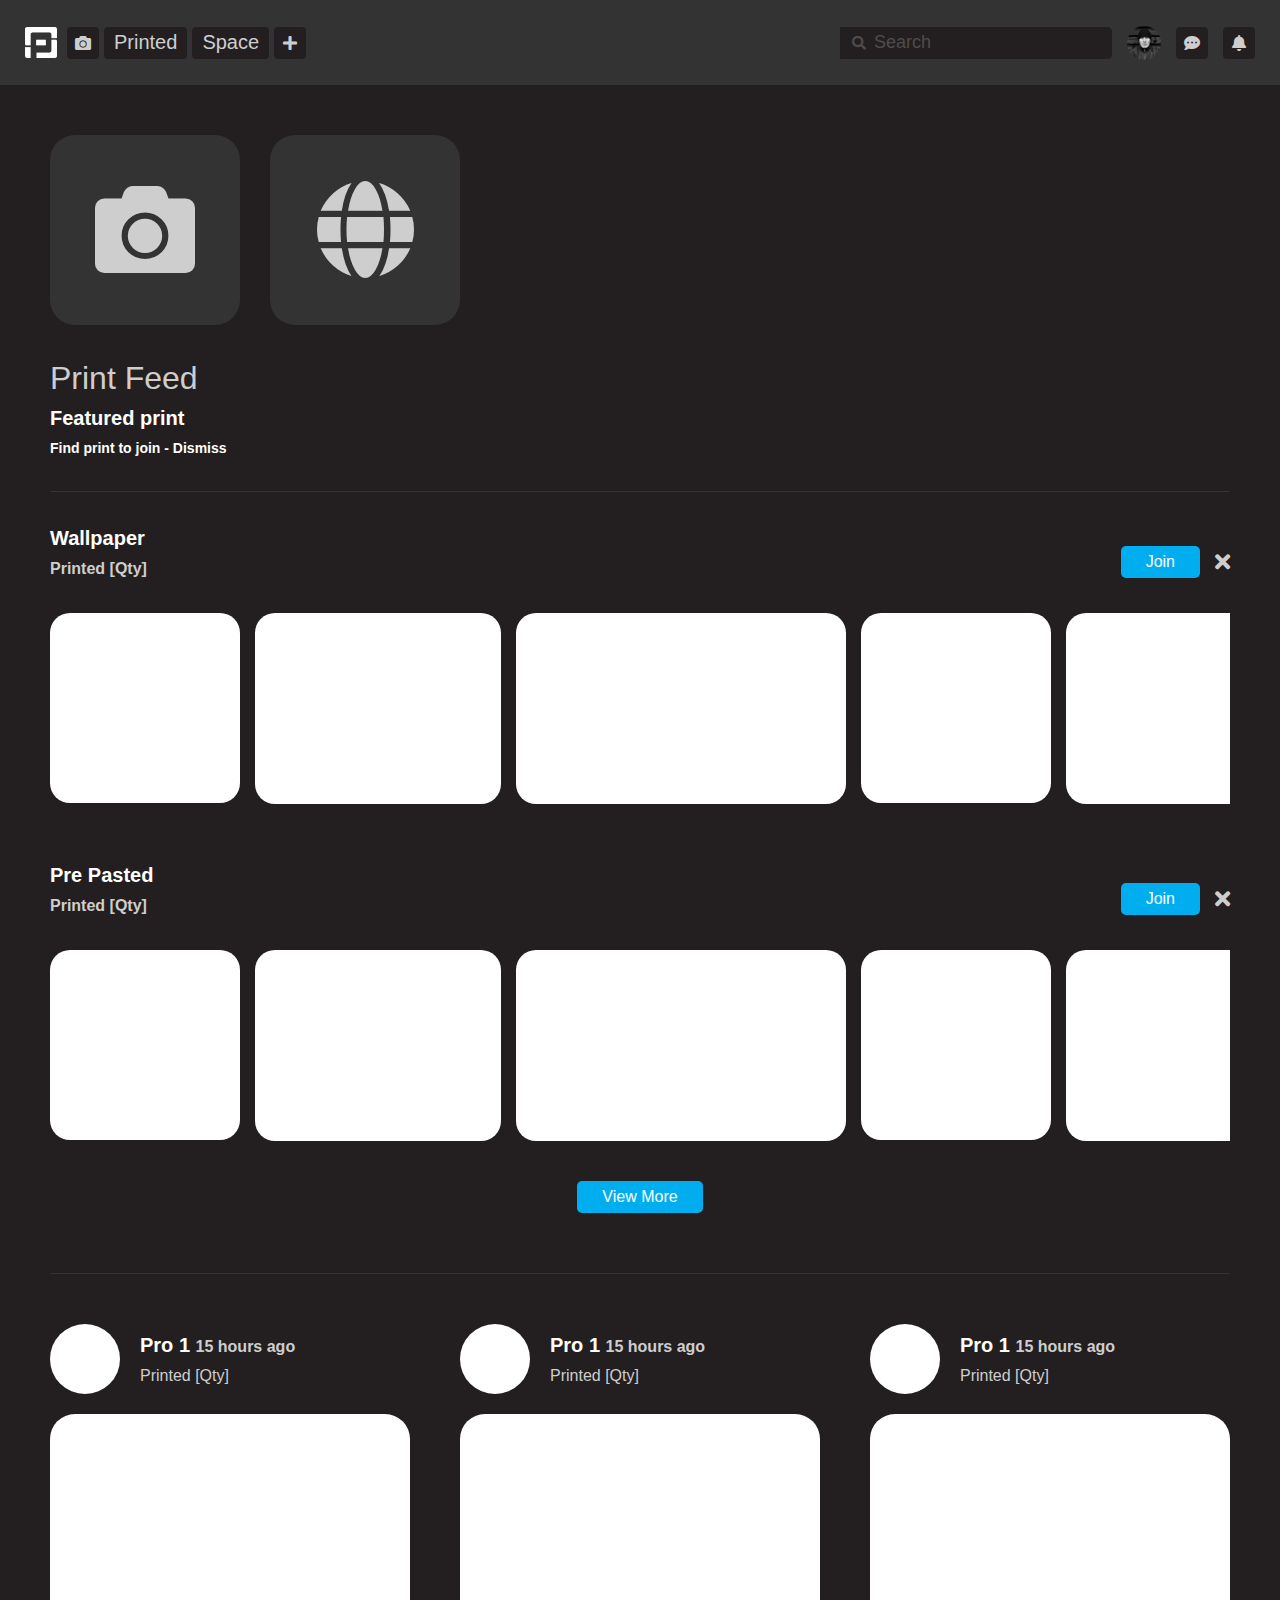
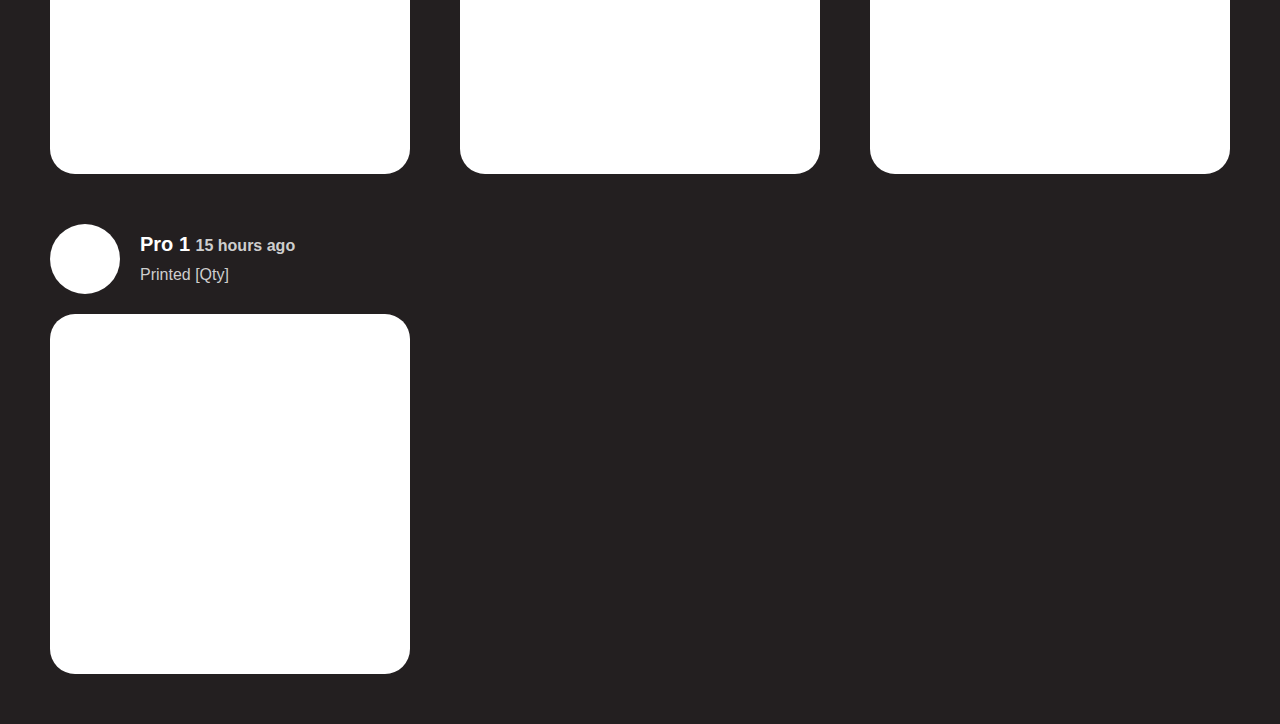
<file: index.html>
<!doctype html>
<html lang="en">

<head>
    <!-- Required meta tags -->
    <meta charset="utf-8">
    <meta name="viewport" content="width=device-width, initial-scale=1, shrink-to-fit=no">
    <link rel="stylesheet" href="https://cdnjs.cloudflare.com/ajax/libs/font-awesome/5.13.0/css/all.min.css">
    <link rel="stylesheet" href="style/bootstrap.min.css">
    <link rel="stylesheet" href="style/owl.carousel.min.css">
    <link rel="stylesheet" href="style/css.css">
    <title>Print Space pro</title>
</head>

<body>
    <header class="header">
        <div class="nav-main left">
            <a href="#" class="brand"><img src="images/logo.png" alt=""></a>
            <ul class="link">
                <li><a href="#" class="icon"><i class="fas fa-camera"></i></a></li>
                <li class="d-none d-md-block"><a href="#">Printed</a></li>
                <li class="d-none d-md-block"><a href="#">Space</a></li>
                <li class="more"><a href="#" class="icon"><i class="fas fa-plus"></i></a></li>
            </ul>
        </div>
        <div id="nav-icon" class="nav-icon"><span></span>
        </div>
        <div class="nav-main right">
            <div class="search-top d-none d-md-flex">
                <span class="icon"><i class="fas fa-search"></i></span>
                <input type="text" placeholder="Search">
            </div>
            <div class="user-link"><img src="images/user.png" alt="">
                <div class="sub-nav">
                    <ul>
                        <li>
                            <a href="profile.html">Profile</a>
                        </li>
                        <li>
                            <a href="master-statistics.html">Stats</a>
                        </li>
                        <li>
                            <a href="master-payout.html">Payouts</a>
                        </li>
                    </ul>
                    <ul>
                        <li>
                            <a href="#">About</a>
                        </li>
                        <li>
                            <a href="account-alerts.html">Account</a>
                        </li>
                        <li>
                            <a href="#">Support</a>
                        </li>
                    </ul>
                    <ul>
                        <li>
                            <a href="#">Log out</a>
                        </li>
                    </ul>
                </div>
            </div>
            <ul class="link">
                <li>
                    <a href="chat-message.html" class="icon"><i class="fas fa-comment-dots"></i></a>
                </li>
                <li>
                    <a href="javascript:void(0);" id="callnotibox" class="icon"><i class="fas fa-bell"></i></a>
                </li>
            </ul>
            <div class="noti-box shadow" id="noti-box">
                <div class="head">
                    <h2>NOTIFICATIONS</h2> <a href="#" class="activity">ACTIVITY</a>
                </div>
                <div class="body">
                    <span class="no-noti">No notofications</span>
                    <a href="" class="see-all-noti">See all notofications</a>
                </div>
            </div>
        </div>
        <div class="nav-main mob-nav" id="mob-nav">
            <ul class="link">
                <li><a href="#">Printed</a></li>
                <li><a href="#">Space</a></li>
            </ul>
            <div class="search-top">
                <span class="icon"><i class="fas fa-search"></i></span>
                <input type="text" placeholder="Search">
            </div>
        </div>
    </header>
    <section class="row-img">
        <ul class="feed-link">
            <li><a href="#"><i class="fas fa-camera"></i></a></li>
            <li><a href="#"><i class="fas fa-globe"></i></a></li>
        </ul>
        <div class="text">
            <h2>Print Feed</h2>
            <h3 class="wht"><strong>Featured print</strong></h3>
            <h4 class="wht"><strong>Find print to join - Dismiss</strong></h4>
        </div>
    </section>
    <hr class="bar">
    <section class="row-img">
        <div class="head">
            <div class="text">
                <h3 class="wht"><strong>Wallpaper</strong></h3>
                <h5 class="mb-0"><strong>Printed [Qty]</strong></h5>
            </div>
            <div class="join">
                <a href="#" class="cta">Join</a>
                <a href="javascript:void(0);" class="cross-icon"><i class="fas fa-times"></i></a>
            </div>
        </div>
        <div class="img-slider">
            <div class="owl-carousel owl-theme">
                <div class="item"><img src="images/s1.jpg" alt=""></div>
                <div class="item"><img src="images/s2.jpg" alt=""></div>
                <div class="item"><img src="images/s3.jpg" alt=""></div>
                <div class="item"><img src="images/s1.jpg" alt=""></div>
                <div class="item"><img src="images/s2.jpg" alt=""></div>
                <div class="item"><img src="images/s3.jpg" alt=""></div>
                <div class="item"><img src="images/s1.jpg" alt=""></div>
                <div class="item"><img src="images/s2.jpg" alt=""></div>
                <div class="item"><img src="images/s3.jpg" alt=""></div>
            </div>
        </div>
    </section>
    <section class="row-img">
        <div class="head">
            <div class="text">
                <h3 class="wht"><strong>Pre Pasted</strong></h3>
                <h5 class="mb-0"><strong>Printed [Qty]</strong></h5>
            </div>
            <div class="join">
                <a href="#" class="cta">Join</a>
                <a href="javascript:void(0);" class="cross-icon"><i class="fas fa-times"></i></a>
            </div>
        </div>
        <div class="img-slider">
            <div class="owl-carousel owl-theme">
                <div class="item"><img src="images/s1.jpg" alt=""></div>
                <div class="item"><img src="images/s2.jpg" alt=""></div>
                <div class="item"><img src="images/s3.jpg" alt=""></div>
                <div class="item"><img src="images/s1.jpg" alt=""></div>
                <div class="item"><img src="images/s2.jpg" alt=""></div>
                <div class="item"><img src="images/s3.jpg" alt=""></div>
                <div class="item"><img src="images/s1.jpg" alt=""></div>
                <div class="item"><img src="images/s2.jpg" alt=""></div>
                <div class="item"><img src="images/s3.jpg" alt=""></div>
            </div>
            <div class="view-more text-center">
                <a href="#" class="cta">View More</a>
            </div>
        </div>
    </section>
    <hr class="bar">
    <section class="img-row">
        <div class="wrap-img">
            <div class="img-box">
                <div class="head">
                    <div class="user"><span></span></div>
                    <div class="box-meta">
                        <h3>Pro 1 <span class="time">15 hours ago</span> </h3>
                        <h5>Printed [Qty]</h5>
                    </div>
                </div>
                <div class="img-holder">
                    <img src="images/ib.jpg" alt="" class="w-100">
                </div>
            </div>
            <div class="img-box">
                <div class="head">
                    <div class="user"><span></span></div>
                    <div class="box-meta">
                        <h3>Pro 1 <span class="time">15 hours ago</span> </h3>
                        <h5>Printed [Qty]</h5>
                    </div>
                </div>
                <div class="img-holder">
                    <img src="images/ib.jpg" alt="" class="w-100">
                </div>
            </div>
            <div class="img-box">
                <div class="head">
                    <div class="user"><span></span></div>
                    <div class="box-meta">
                        <h3>Pro 1 <span class="time">15 hours ago</span> </h3>
                        <h5>Printed [Qty]</h5>
                    </div>
                </div>
                <div class="img-holder">
                    <img src="images/ib.jpg" alt="" class="w-100">
                </div>
            </div>
            <div class="img-box">
                <div class="head">
                    <div class="user"><span></span></div>
                    <div class="box-meta">
                        <h3>Pro 1 <span class="time">15 hours ago</span> </h3>
                        <h5>Printed [Qty]</h5>
                    </div>
                </div>
                <div class="img-holder">
                    <img src="images/ib.jpg" alt="" class="w-100">
                </div>
            </div>
        </div>
    </section>
    <script src="js/jquery.min.js"></script>
    <script src="js/bootstrap.min.js"></script>
    <script src="js/owl.carousel.min.js"></script>
    <script src="js/main.js"></script>
</body>

</html>
</file>
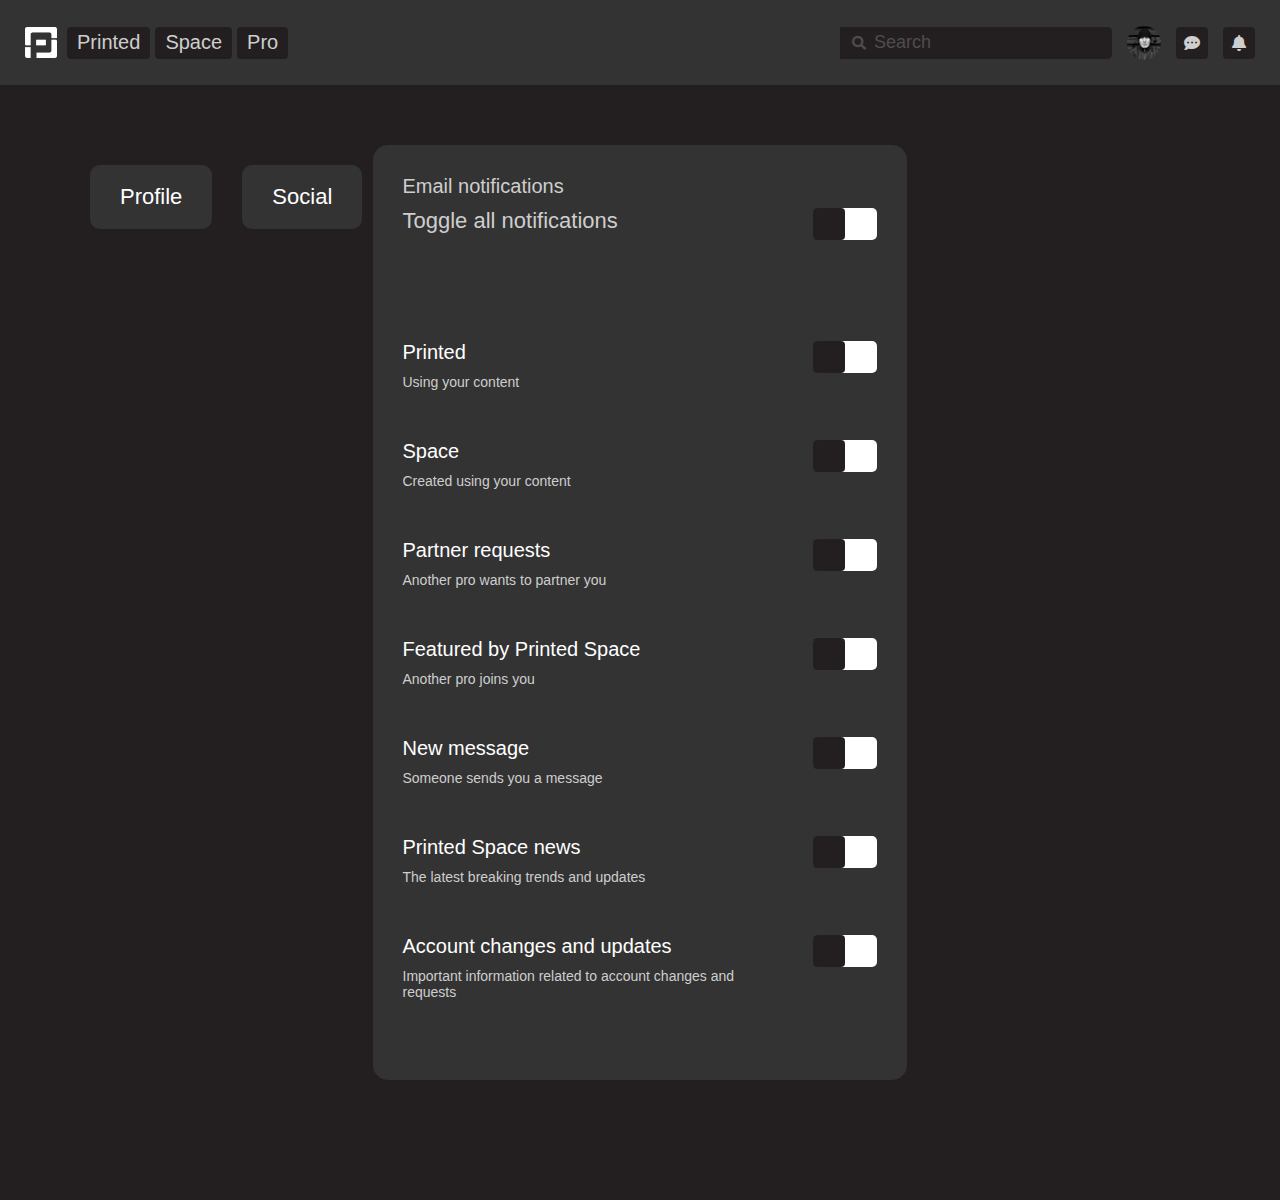
<file: account-alerts.html>
<!doctype html>
<html lang="en">

<head>
    <!-- Required meta tags -->
    <meta charset="utf-8">
    <meta name="viewport" content="width=device-width, initial-scale=1, shrink-to-fit=no">
    <link rel="stylesheet" href="https://cdnjs.cloudflare.com/ajax/libs/font-awesome/5.13.0/css/all.min.css">
    <link rel="stylesheet" href="style/bootstrap.min.css">
    <link rel="stylesheet" href="style/owl.carousel.min.css">
    <link rel="stylesheet" href="style/css.css">
    <title>Account Alerts</title>
</head>

<body>
    <header class="header">
        <div class="nav-main left">
            <a href="#" class="brand"><img src="images/logo.png" alt=""></a>
            <ul class="link">
                <li class="d-none d-md-block"><a href="#">Printed</a></li>
                <li class="d-none d-md-block"><a href="#">Space</a></li>
                <li class="d-none d-md-block"><a href="#">Pro</a></li>
            </ul>
        </div>
        <div id="nav-icon" class="nav-icon"><span></span>
        </div>
        <div class="nav-main right">
            <div class="search-top d-none d-md-flex">
                <span class="icon"><i class="fas fa-search"></i></span>
                <input type="text" placeholder="Search">
            </div>
            <div class="user-link"><img src="images/user.png" alt="">
                <div class="sub-nav">
                    <ul>
                        <li>
                            <a href="profile.html">Profile</a>
                        </li>
                        <li>
                            <a href="master-statistics.html">Stats</a>
                        </li>
                        <li>
                            <a href="master-payout.html">Payouts</a>
                        </li>
                    </ul>
                    <ul>
                        <li>
                            <a href="#">About</a>
                        </li>
                        <li>
                            <a href="account-alerts.html">Account</a>
                        </li>
                        <li>
                            <a href="#">Support</a>
                        </li>
                    </ul>
                    <ul>
                        <li>
                            <a href="#">Log out</a>
                        </li>
                    </ul>
                </div>
            </div>
            <ul class="link">
                <li>
                    <a href="chat-message.html" class="icon"><i class="fas fa-comment-dots"></i></a>
                </li>
                <li>
                    <a href="javascript:void(0);" id="callnotibox" class="icon"><i class="fas fa-bell"></i></a>
                </li>
            </ul>
            <div class="noti-box shadow" id="noti-box">
                <div class="head">
                    <h2>NOTIFICATIONS</h2> <a href="#" class="activity">ACTIVITY</a>
                </div>
                <div class="body">
                    <span class="no-noti">No notofications</span>
                    <a href="" class="see-all-noti">See all notofications</a>
                </div>
            </div>
        </div>
        <div class="nav-main mob-nav" id="mob-nav">
            <ul class="link">
                <li><a href="#">Printed</a></li>
                <li><a href="#">Space</a></li>
                <li><a href="#">Pro</a></li>
            </ul>
            <div class="search-top">
                <span class="icon"><i class="fas fa-search"></i></span>
                <input type="text" placeholder="Search">
            </div>
        </div>
    </header>
    <section class="row-profile">
        <div class="container-fluid">
            <div class="row">
                <div class="col-lg-3">
                    <div class="tab-profile">
                        <ul>
                            <li><a href="profile.html">Profile</a></li>
                            <li><a href="social.html">Social</a></li>
                            <li><a href="#">Security</a></li>
                            <li class="active"><a href="account-alerts.html">Alerts</a></li>
                        </ul>
                    </div>
                </div>
                <div class="col-lg-9">
                    <div class="row">
                        <div class="col-md-12 col-lg-8">
                            <div class="form-box">
                                <h3>Email notifications</h3>
                                <div class="control-setting">
                                    <div class="opt left">
                                        <h4>Toggle all notifications</h4>
                                    </div>
                                    <div class="opt right">
                                        <label class="switch">
                                            <input type="checkbox">
                                            <span class="slider"></span>
                                        </label>
                                    </div>
                                </div>
                                <hr class="bar">
                                <div class="control-setting">
                                    <div class="opt left">
                                        <h3>Printed</h3>
                                        <p>Using your content</p>
                                    </div>
                                    <div class="opt right">
                                        <label class="switch">
                                            <input type="checkbox">
                                            <span class="slider"></span>
                                        </label>
                                    </div>
                                </div>
                                <div class="control-setting">
                                    <div class="opt left">
                                        <h3>Space</h3>
                                        <p>Created using your content</p>
                                    </div>
                                    <div class="opt right">
                                        <label class="switch">
                                            <input type="checkbox">
                                            <span class="slider"></span>
                                        </label>
                                    </div>
                                </div>
                                <div class="control-setting">
                                    <div class="opt left">
                                        <h3>Partner requests</h3>
                                        <p>Another pro wants to partner you</p>
                                    </div>
                                    <div class="opt right">
                                        <label class="switch">
                                            <input type="checkbox">
                                            <span class="slider"></span>
                                        </label>
                                    </div>
                                </div>
                                <div class="control-setting">
                                    <div class="opt left">
                                        <h3>Featured by Printed Space</h3>
                                        <p>Another pro joins you</p>
                                    </div>
                                    <div class="opt right">
                                        <label class="switch">
                                            <input type="checkbox">
                                            <span class="slider"></span>
                                        </label>
                                    </div>
                                </div>
                                <div class="control-setting">
                                    <div class="opt left">
                                        <h3>New message</h3>
                                        <p>Someone sends you a message</p>
                                    </div>
                                    <div class="opt right">
                                        <label class="switch">
                                            <input type="checkbox">
                                            <span class="slider"></span>
                                        </label>
                                    </div>
                                </div>
                                <div class="control-setting">
                                    <div class="opt left">
                                        <h3>Printed Space news</h3>
                                        <p>The latest breaking trends and updates</p>
                                    </div>
                                    <div class="opt right">
                                        <label class="switch">
                                            <input type="checkbox">
                                            <span class="slider"></span>
                                        </label>
                                    </div>
                                </div>
                                <div class="control-setting">
                                    <div class="opt left">
                                        <h3>Account changes and updates</h3>
                                        <p>Important information related to account changes and requests</p>
                                    </div>
                                    <div class="opt right">
                                        <label class="switch">
                                            <input type="checkbox">
                                            <span class="slider"></span>
                                        </label>
                                    </div>
                                </div>
                            </div>
                        </div>
                    </div>
                </div>
            </div>
        </div>
    </section>
    <script src="js/jquery.min.js"></script>
    <script src="js/bootstrap.min.js"></script>
    <script src="js/owl.carousel.min.js"></script>
    <script src="js/main.js"></script>
</body>

</html>
</file>
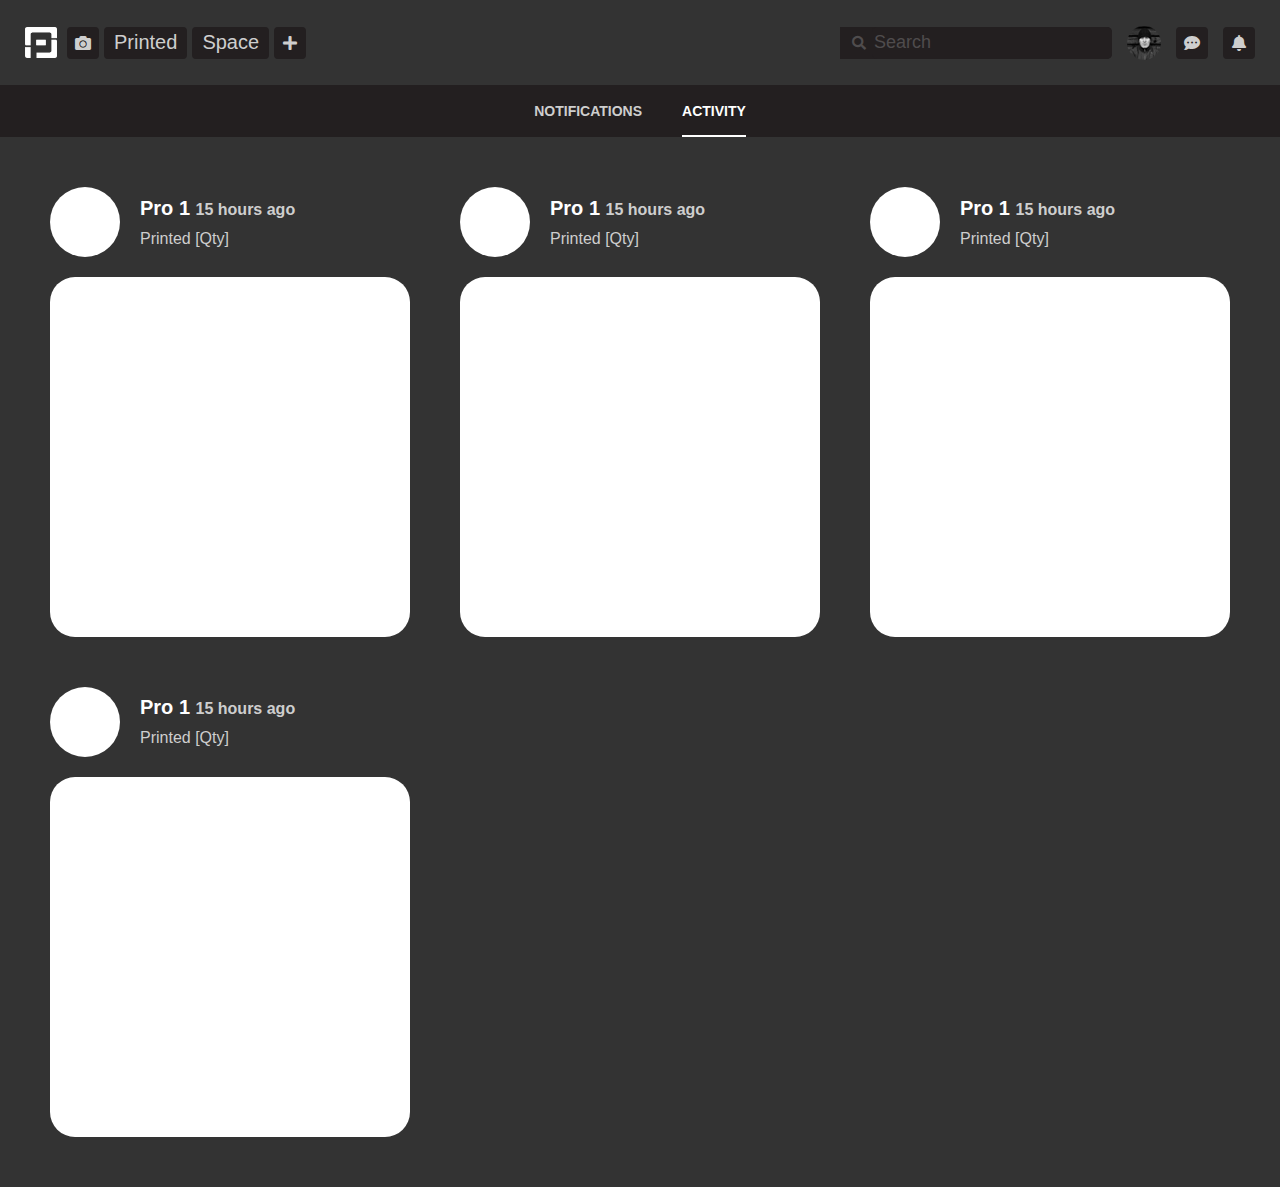
<file: chat-alerts.html>
<!doctype html>
<html lang="en">

<head>
    <!-- Required meta tags -->
    <meta charset="utf-8">
    <meta name="viewport" content="width=device-width, initial-scale=1, shrink-to-fit=no">
    <link rel="stylesheet" href="https://cdnjs.cloudflare.com/ajax/libs/font-awesome/5.13.0/css/all.min.css">
    <link rel="stylesheet" href="style/bootstrap.min.css">
    <link rel="stylesheet" href="style/owl.carousel.min.css">
    <link rel="stylesheet" href="style/css.css">
    <title>Print Space pro - Chat alerts</title>
</head>

<body>
    <header class="header">
        <div class="nav-main left">
            <a href="#" class="brand"><img src="images/logo.png" alt=""></a>
            <ul class="link">
                <li><a href="#" class="icon"><i class="fas fa-camera"></i></a></li>
                <li class="d-none d-md-block"><a href="#">Printed</a></li>
                <li class="d-none d-md-block"><a href="#">Space</a></li>
                <li class="more"><a href="#" class="icon"><i class="fas fa-plus"></i></a></li>
            </ul>
        </div>
        <div id="nav-icon" class="nav-icon"><span></span>
        </div>
        <div class="nav-main right">
            <div class="search-top d-none d-md-flex">
                <span class="icon"><i class="fas fa-search"></i></span>
                <input type="text" placeholder="Search">
            </div>
            <div class="user-link"><img src="images/user.png" alt="">
                <div class="sub-nav">
                    <ul>
                        <li>
                            <a href="profile.html">Profile</a>
                        </li>
                        <li>
                            <a href="master-statistics.html">Stats</a>
                        </li>
                        <li>
                            <a href="master-payout.html">Payouts</a>
                        </li>
                    </ul>
                    <ul>
                        <li>
                            <a href="#">About</a>
                        </li>
                        <li>
                            <a href="account-alerts.html">Account</a>
                        </li>
                        <li>
                            <a href="#">Support</a>
                        </li>
                    </ul>
                    <ul>
                        <li>
                            <a href="#">Log out</a>
                        </li>
                    </ul>
                </div>
            </div>
            <ul class="link">
                <li>
                    <a  href="chat-message.html" class="icon"><i class="fas fa-comment-dots"></i></a>
                </li>
                <li>
                    <a href="javascript:void(0);" id="callnotibox" class="icon"><i class="fas fa-bell"></i></a>
                </li>
            </ul>
            <div class="noti-box shadow" id="noti-box">
                <div class="head">
                    <h2>NOTIFICATIONS</h2> <a href="#" class="activity">ACTIVITY</a>
                </div>
                <div class="body">
                    <span class="no-noti">No notofications</span>
                    <a href="" class="see-all-noti">See all notofications</a>
                </div>
            </div>
        </div>
        <div class="nav-main mob-nav" id="mob-nav">
            <ul class="link">
                <li><a href="#">Printed</a></li>
                <li><a href="#">Space</a></li>
            </ul>
            <div class="search-top">
                <span class="icon"><i class="fas fa-search"></i></span>
                <input type="text" placeholder="Search">
            </div>
        </div>
    </header>
    <section class="inner-nav">
        <ul class="link">
            <li><a href="#">NOTIFICATIONS</a></li>
            <li class="active"><a href="#">ACTIVITY</a></li>
        </ul>
    </section>
    <section class="img-row bg-gray">
        <div class="wrap-img">
            <div class="img-box">
                <div class="head">
                    <div class="user"><span></span></div>
                    <div class="box-meta">
                        <h3>Pro 1 <span class="time">15 hours ago</span> </h3>
                        <h5>Printed [Qty]</h5>
                    </div>
                </div>
                <div class="img-holder">
                    <img src="images/ib.jpg" alt="" class="w-100">
                </div>
            </div>
            <div class="img-box">
                <div class="head">
                    <div class="user"><span></span></div>
                    <div class="box-meta">
                        <h3>Pro 1 <span class="time">15 hours ago</span> </h3>
                        <h5>Printed [Qty]</h5>
                    </div>
                </div>
                <div class="img-holder">
                    <img src="images/ib.jpg" alt="" class="w-100">
                </div>
            </div>
            <div class="img-box">
                <div class="head">
                    <div class="user"><span></span></div>
                    <div class="box-meta">
                        <h3>Pro 1 <span class="time">15 hours ago</span> </h3>
                        <h5>Printed [Qty]</h5>
                    </div>
                </div>
                <div class="img-holder">
                    <img src="images/ib.jpg" alt="" class="w-100">
                </div>
            </div>
            <div class="img-box">
                <div class="head">
                    <div class="user"><span></span></div>
                    <div class="box-meta">
                        <h3>Pro 1 <span class="time">15 hours ago</span> </h3>
                        <h5>Printed [Qty]</h5>
                    </div>
                </div>
                <div class="img-holder">
                    <img src="images/ib.jpg" alt="" class="w-100">
                </div>
            </div>
        </div>
    </section>
    <script src="js/jquery.min.js"></script>
    <script src="js/bootstrap.min.js"></script>
    <script src="js/owl.carousel.min.js"></script>
    <script src="js/main.js"></script>
</body>

</html>
</file>
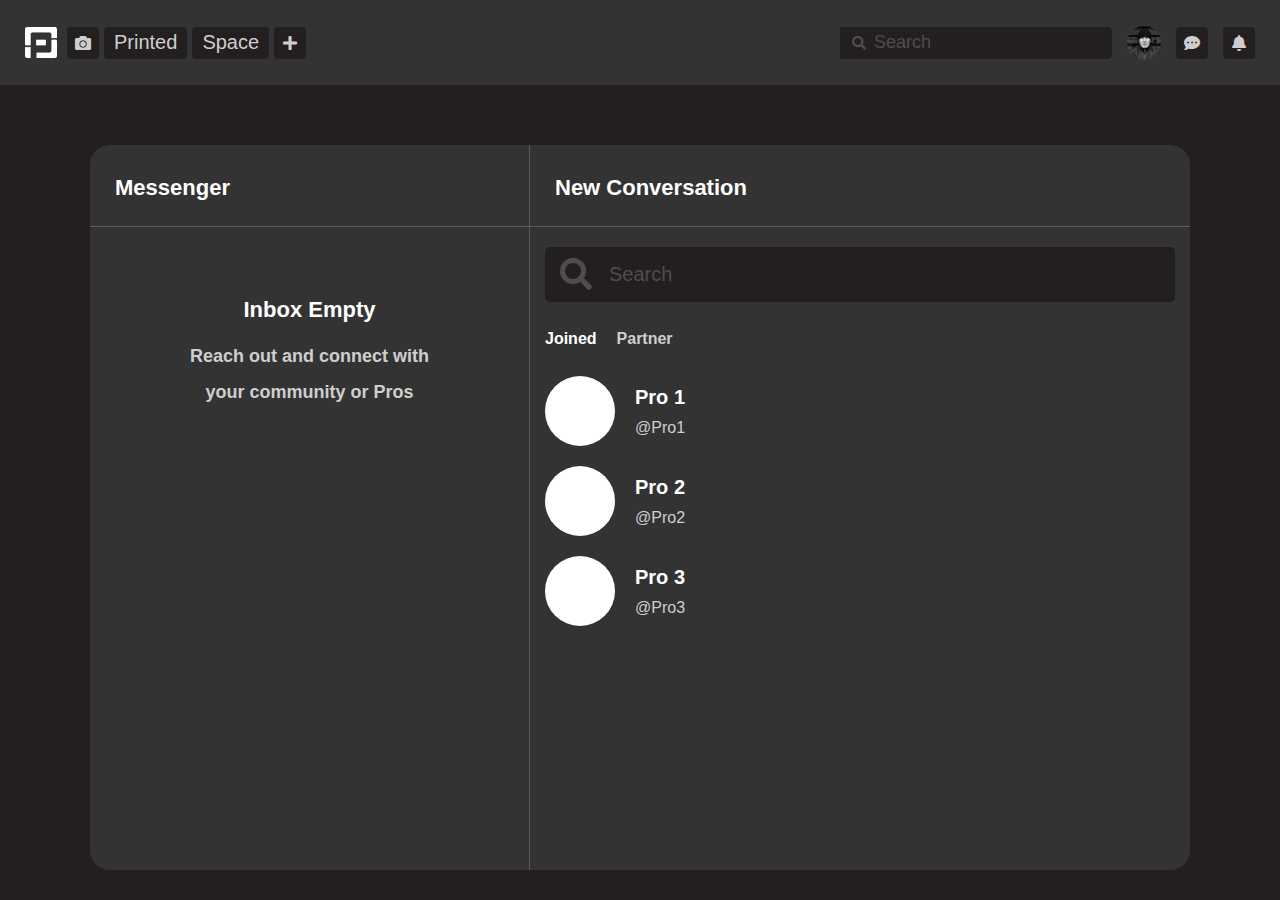
<file: chat-message.html>
<!doctype html>
<html lang="en">

<head>
    <!-- Required meta tags -->
    <meta charset="utf-8">
    <meta name="viewport" content="width=device-width, initial-scale=1, shrink-to-fit=no">
    <link rel="stylesheet" href="https://cdnjs.cloudflare.com/ajax/libs/font-awesome/5.13.0/css/all.min.css">
    <link rel="stylesheet" href="style/bootstrap.min.css">
    <link rel="stylesheet" href="style/owl.carousel.min.css">
    <link rel="stylesheet" href="style/css.css">
    <title>Print Space pro - Chat Message</title>
</head>

<body>
    <header class="header">
        <div class="nav-main left">
            <a href="#" class="brand"><img src="images/logo.png" alt=""></a>
            <ul class="link">
                <li><a href="#" class="icon"><i class="fas fa-camera"></i></a></li>
                <li class="d-none d-md-block"><a href="#">Printed</a></li>
                <li class="d-none d-md-block"><a href="#">Space</a></li>
                <li class="more"><a href="#" class="icon"><i class="fas fa-plus"></i></a></li>
            </ul>
        </div>
        <div id="nav-icon" class="nav-icon"><span></span>
        </div>
        <div class="nav-main right">
            <div class="search-top d-none d-md-flex">
                <span class="icon"><i class="fas fa-search"></i></span>
                <input type="text" placeholder="Search">
            </div>
            <div class="user-link"><img src="images/user.png" alt="">
                <div class="sub-nav">
                    <ul>
                        <li>
                            <a href="profile.html">Profile</a>
                        </li>
                        <li>
                            <a href="master-statistics.html">Stats</a>
                        </li>
                        <li>
                            <a href="master-payout.html">Payouts</a>
                        </li>
                    </ul>
                    <ul>
                        <li>
                            <a href="#">About</a>
                        </li>
                        <li>
                            <a href="account-alerts.html">Account</a>
                        </li>
                        <li>
                            <a href="#">Support</a>
                        </li>
                    </ul>
                    <ul>
                        <li>
                            <a href="#">Log out</a>
                        </li>
                    </ul>
                </div>
            </div>
            <ul class="link">
                <li>
                    <a href="chat-message.html" class="icon"><i class="fas fa-comment-dots"></i></a>
                </li>
                <li>
                    <a href="javascript:void(0);" id="callnotibox" class="icon"><i class="fas fa-bell"></i></a>
                </li>
            </ul>
            <div class="noti-box shadow" id="noti-box">
                <div class="head">
                    <h2>NOTIFICATIONS</h2> <a href="#" class="activity">ACTIVITY</a>
                </div>
                <div class="body">
                    <span class="no-noti">No notofications</span>
                    <a href="" class="see-all-noti">See all notofications</a>
                </div>
            </div>
        </div>
        <div class="nav-main mob-nav" id="mob-nav">
            <ul class="link">
                <li><a href="#">Printed</a></li>
                <li><a href="#">Space</a></li>
            </ul>
            <div class="search-top">
                <span class="icon"><i class="fas fa-search"></i></span>
                <input type="text" placeholder="Search">
            </div>
        </div>
    </header>
    <section class="chat-message">
        <div class="inner-main">
            <div class="cm-box message-box">
                <div class="head">
                    <h2>Messenger</h2>
                </div>
                <div class="body">
                    <div class="empty-inbox">
                        <h3>Inbox Empty</h3>
                        <p>Reach out and connect with<br> your community or Pros</p>
                    </div>
                </div>
            </div>
            <div class="cm-box chat-box">
                <div class="head">
                    <h2>New Conversation</h2>
                    <span class="cta-blank"></span>
                </div>
                <div class="body">
                    <div class="search-chat">
                        <span class="icon"><i class="fas fa-search"></i></span>
                        <input type="text" placeholder="Search">
                    </div>
                    <ul class="chat-type">
                        <li class="active"><a href="#">Joined</a></li>
                        <li><a href="#">Partner</a></li>
                    </ul>
                    <div class="chatted-box">
                        <div class="user"><span></span></div>
                        <div class="typed">
                            <h3>Pro 1</h3>
                            <h5>@Pro1</h5>
                        </div>
                    </div>
                    <div class="chatted-box">
                        <div class="user"><span></span></div>
                        <div class="typed">
                            <h3>Pro 2</h3>
                            <h5>@Pro2</h5>
                        </div>
                    </div>
                    <div class="chatted-box">
                        <div class="user"><span></span></div>
                        <div class="typed">
                            <h3>Pro 3</h3>
                            <h5>@Pro3</h5>
                        </div>
                    </div>
                </div>
            </div>
        </div>
    </section>
    <script src="js/jquery.min.js"></script>
    <script src="js/bootstrap.min.js"></script>
    <script src="js/owl.carousel.min.js"></script>
    <script src="js/main.js"></script>
</body>

</html>
</file>
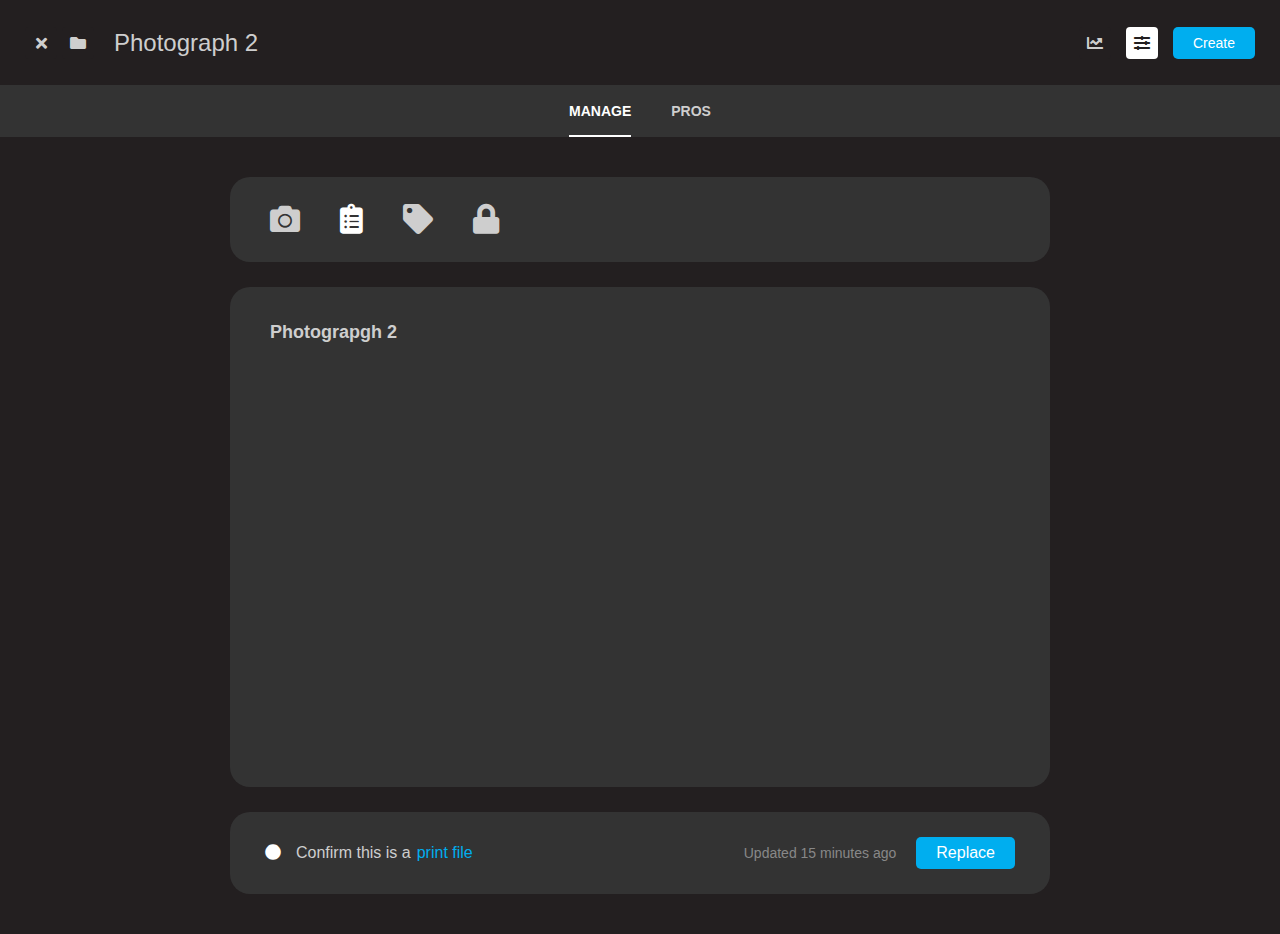
<file: control-manage.html>
<!doctype html>
<html lang="en">

<head>
    <!-- Required meta tags -->
    <meta charset="utf-8">
    <meta name="viewport" content="width=device-width, initial-scale=1, shrink-to-fit=no">
    <link rel="stylesheet" href="https://cdnjs.cloudflare.com/ajax/libs/font-awesome/5.13.0/css/all.min.css">
    <link rel="stylesheet" href="style/bootstrap.min.css">
    <link rel="stylesheet" href="style/owl.carousel.min.css">
    <link rel="stylesheet" href="style/css.css">
    <title>Print Space pro - Control Manage</title>
</head>

<body>
    <header class="header bg-body">
        <div class="nav-main left">
            <ul class="link">
                <li><a href="#" class="icon"><i class="fas fa-times"></i></a></li>
                <li><a href="#" class="icon"><i class="fas fa-folder"></i></a></li>
            </ul>
            <h3 class="title">Photograph 2</h3>
        </div>
        <div id="nav-icon" class="nav-icon"><span></span>
        </div>
        <div class="nav-main right">
            <ul class="link">
                <li>
                    <a href="statistics.html" class="icon"><i class="fas fa-chart-line"></i></a>
                </li>
                <li class="active">
                    <a href="control-manage.html" class="icon"><i class="fas fa-sliders-h"></i></a>
                </li>
            </ul>
            <div class="header-cta"><a href="create-two-wip.html">Create</a></div>
        </div>
    </header>
    <section class="inner-nav bg-gray">
        <ul class="link">
            <li class="active"><a href="javascript:void(0);" id="manage-call">Manage</a></li>
            <li><a href="javascript:void(0);" id="pros-call">Pros</a></li>
        </ul>
    </section>
    <section class="wrap-inner">
        <div class="manage-row" id="managebox" style="display: block;">
            <div class="top-actions">
                <ul>
                    <li><a href="#"><i class="fas fa-camera"></i></a></li>
                    <li class="active"><a href="#"><i class="fas fa-clipboard-list"></i></a></li>
                    <li><a href="#"><i class="fas fa-tag"></i></a></li>
                    <li><a href="#"><i class="fas fa-lock"></i></a></li>
                </ul>
            </div>
            <div class="text-box">
                <h3>Photograpgh 2</h3>
            </div>
            <div class="bottom-actions">
                <div class="confirm"><i class="fas fa-circle"></i> Confirm this is a <a href="#">print file</a></div>
                <div class="update"><span>Updated 15 minutes ago</span><a href="#" class="cta">Replace</a> </div>
            </div>
        </div>
        <div class="manage-row" id="prosbox">
            <div class="pro-box top">
                <h2>0 Pros</h2>
                <div class="box-button">
                    <h6>Connect Pros</h6>
                    <label class="switch">
                        <input type="checkbox">
                        <span class="slider"></span>
                    </label>
                </div>
            </div>
            <div class="pro-box">
                <div class="text">
                    <h2>Payout %</h2>
                    <ul class="list">
                        <li><i class="fas fa-circle blue"></i> Fixed</li>
                        <li><i class="fas fa-circle"></i> Individual</li>
                    </ul>
                </div>
                <div class="box-button">
                    <h6>Payout split</h6>
                    <ul class="split">
                        <li>80</li>
                        <li class="colon">:</li>
                        <li>20</li>
                    </ul>
                </div>
            </div>
            <div class="pro-box">
                <div class="user-box">
                    <div class="user"><span></span></div>
                    <div class="typed">
                        <h3>Pro 1</h3>
                        <h5>@Pro1</h5>
                    </div>
                </div>
                <div class="box-button">
                    <h6>Payout split</h6>
                    <ul class="split">
                        <li>20</li>
                    </ul>
                    <label class="switch">
                        <input type="checkbox">
                        <span class="slider"></span>
                    </label>
                </div>
            </div>
            <div class="pro-box">
                <div class="user-box">
                    <div class="user"><span></span></div>
                    <div class="typed">
                        <h3>Pro 2</h3>
                        <h5>@Pro2</h5>
                    </div>
                </div>
                <div class="box-button">
                    <label class="switch">
                        <input type="checkbox">
                        <span class="slider"></span>
                    </label>
                </div>
            </div>
            <div class="pro-box">
                <div class="user-box">
                    <div class="user"><span></span></div>
                    <div class="typed">
                        <h3>Pro 3</h3>
                        <h5>@Pro3</h5>
                    </div>
                </div>
                <div class="box-button">
                    <label class="switch">
                        <input type="checkbox">
                        <span class="slider"></span>
                    </label>
                </div>
            </div>
            <div class="pro-box bottom">
                <div class="top-link">
                    <ul class="link-opt">
                        <li class="active"><a href="#">Personal</a></li>
                        <li><a href="#">Basic</a></li>
                    </ul>
                    <div class="box-button">
                        <label class="switch">
                            <input type="checkbox">
                            <span class="slider"></span>
                        </label>
                    </div>
                </div>
                <ul class="link-opt-list">
                    <li>
                        <div class="text"><i class="fas fa-circle blue"></i>I’ve just got back from <a href="#">Location</a></div><span class="menu"><a href="#"><i class="fas fa-ellipsis-v"></i></a></span>
                    </li>
                    <li>
                        <div class="text"><i class="fas fa-circle blue"></i>I wanted to share my latest photograpghy project <a href="#">Name</a></div><span class="menu"><a href="#"><i class="fas fa-ellipsis-v"></i></a></span>
                    </li>
                    <li class="down">
                        <div class="text"><i class="fas fa-circle"></i>I absolutely love the place, it was a perfect location for <a href="#">Tags</a> photography</div><span class="menu"><a href="#"><i class="fas fa-ellipsis-v"></i></a></span>
                    </li>
                </ul>
            </div>
        </div>
    </section>
    <script src="js/jquery.min.js"></script>
    <script src="js/bootstrap.min.js"></script>
    <script src="js/owl.carousel.min.js"></script>
    <script src="js/main.js"></script>
</body>

</html>
</file>
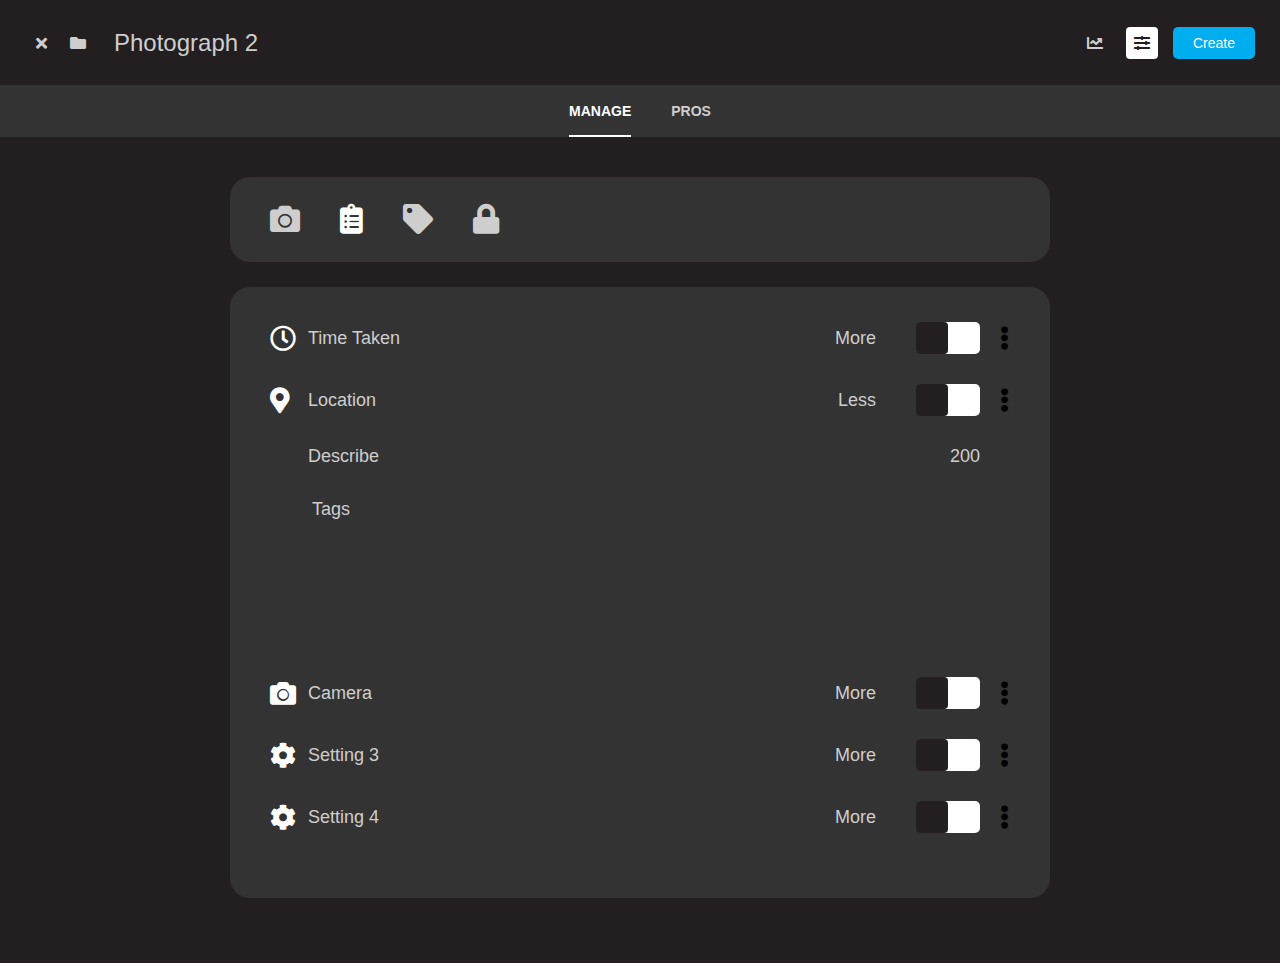
<file: controls-manage.html>
<!doctype html>
<html lang="en">

<head>
    <!-- Required meta tags -->
    <meta charset="utf-8">
    <meta name="viewport" content="width=device-width, initial-scale=1, shrink-to-fit=no">
    <link rel="stylesheet" href="https://cdnjs.cloudflare.com/ajax/libs/font-awesome/5.13.0/css/all.min.css">
    <link rel="stylesheet" href="style/bootstrap.min.css">
    <link rel="stylesheet" href="style/owl.carousel.min.css">
    <link rel="stylesheet" href="style/css.css">
    <title>Print Space pro - Control Manage</title>
</head>

<body>
    <header class="header bg-body">
        <div class="nav-main left">
            <ul class="link">
                <li><a href="#" class="icon"><i class="fas fa-times"></i></a></li>
                <li><a href="#" class="icon"><i class="fas fa-folder"></i></a></li>
            </ul>
            <h3 class="title">Photograph 2</h3>
        </div>
        <div id="nav-icon" class="nav-icon"><span></span>
        </div>
        <div class="nav-main right">
            <ul class="link">
                <li>
                    <a href="statistics.html" class="icon"><i class="fas fa-chart-line"></i></a>
                </li>
                <li class="active">
                    <a href="control-manage.html" class="icon"><i class="fas fa-sliders-h"></i></a>
                </li>
            </ul>
            <div class="header-cta"><a href="create-two-wip.html">Create</a></div>
        </div>
    </header>
    <section class="inner-nav bg-gray">
        <ul class="link">
            <li class="active"><a href="javascript:void(0);" id="manage-call">Manage</a></li>
            <li><a href="javascript:void(0);" id="pros-call">Pros</a></li>
        </ul>
    </section>
    <section class="wrap-inner">
        <div class="manage-row" id="managebox" style="display: block;">
            <div class="top-actions">
                <ul>
                    <li><a href="#"><i class="fas fa-camera"></i></a></li>
                    <li class="active"><a href="#"><i class="fas fa-clipboard-list"></i></a></li>
                    <li><a href="#"><i class="fas fa-tag"></i></a></li>
                    <li><a href="#"><i class="fas fa-lock"></i></a></li>
                </ul>
            </div>
            <div class="text-box">
                <div class="control-setting">
                    <div class="opt left">
                        <div class="icon"><i class="far fa-clock"></i></div>
                        <h3>Time Taken</h3>
                    </div>
                    <div class="opt right">
                        <h3>More</h3>
                        <label class="switch">
                            <input type="checkbox">
                            <span class="slider"></span>
                        </label>
                        <div class="icon"><i class="fas fa-ellipsis-v"></i></div>
                    </div>
                </div>
                <div class="control-setting">
                    <div class="opt left">
                        <div class="icon"><i class="fas fa-map-marker-alt"></i></div>
                        <h3>Location</h3>
                    </div>
                    <div class="opt right">
                        <h3>Less</h3>
                        <label class="switch">
                            <input type="checkbox">
                            <span class="slider"></span>
                        </label>
                        <div class="icon"><i class="fas fa-ellipsis-v"></i></div>
                    </div>
                </div>
                <div class="control-setting">
                    <div class="opt left">
                        <div class="icon"></div>
                        <h3>Describe</h3>
                    </div>
                    <div class="opt right">
                        <h3>200</h3>
                        <div class="icon"></div>
                    </div>
                </div>
                <div class="control-setting">
                    <textarea col="5" row="4" placeholder="Tags"></textarea>
                </div>
                <div class="control-setting">
                    <div class="opt left">
                        <div class="icon"><i class="fas fa-camera"></i></div>
                        <h3>Camera</h3>
                    </div>
                    <div class="opt right">
                        <h3>More</h3>
                        <label class="switch">
                            <input type="checkbox">
                            <span class="slider"></span>
                        </label>
                        <div class="icon"><i class="fas fa-ellipsis-v"></i></div>
                    </div>
                </div>
                <div class="control-setting">
                    <div class="opt left">
                        <div class="icon"><i class="fas fa-cog"></i></div>
                        <h3>Setting 3</h3>
                    </div>
                    <div class="opt right">
                        <h3>More</h3>
                        <label class="switch">
                            <input type="checkbox">
                            <span class="slider"></span>
                        </label>
                        <div class="icon"><i class="fas fa-ellipsis-v"></i></div>
                    </div>
                </div>
                <div class="control-setting">
                    <div class="opt left">
                        <div class="icon"><i class="fas fa-cog"></i></div>
                        <h3>Setting 4</h3>
                    </div>
                    <div class="opt right">
                        <h3>More</h3>
                        <label class="switch">
                            <input type="checkbox">
                            <span class="slider"></span>
                        </label>
                        <div class="icon"><i class="fas fa-ellipsis-v"></i></div>
                    </div>
                </div>
            </div>
        </div>
        <div class="manage-row" id="prosbox">
            <div class="pro-box top">
                <h2>0 Pros</h2>
                <div class="box-button">
                    <h6>Connect Pros</h6>
                    <label class="switch">
                        <input type="checkbox">
                        <span class="slider"></span>
                    </label>
                </div>
            </div>
            <div class="pro-box">
                <div class="text">
                    <h2>Payout %</h2>
                    <ul class="list">
                        <li><i class="fas fa-circle blue"></i> Fixed</li>
                        <li><i class="fas fa-circle"></i> Individual</li>
                    </ul>
                </div>
                <div class="box-button">
                    <h6>Payout split</h6>
                    <ul class="split">
                        <li>80</li>
                        <li class="colon">:</li>
                        <li>20</li>
                    </ul>
                </div>
            </div>
            <div class="pro-box">
                <div class="user-box">
                    <div class="user"><span></span></div>
                    <div class="typed">
                        <h3>Pro 1</h3>
                        <h5>@Pro1</h5>
                    </div>
                </div>
                <div class="box-button">
                    <h6>Payout split</h6>
                    <ul class="split">
                        <li>20</li>
                    </ul>
                    <label class="switch">
                        <input type="checkbox">
                        <span class="slider"></span>
                    </label>
                </div>
            </div>
            <div class="pro-box">
                <div class="user-box">
                    <div class="user"><span></span></div>
                    <div class="typed">
                        <h3>Pro 2</h3>
                        <h5>@Pro2</h5>
                    </div>
                </div>
                <div class="box-button">
                    <label class="switch">
                        <input type="checkbox">
                        <span class="slider"></span>
                    </label>
                </div>
            </div>
            <div class="pro-box">
                <div class="user-box">
                    <div class="user"><span></span></div>
                    <div class="typed">
                        <h3>Pro 3</h3>
                        <h5>@Pro3</h5>
                    </div>
                </div>
                <div class="box-button">
                    <label class="switch">
                        <input type="checkbox">
                        <span class="slider"></span>
                    </label>
                </div>
            </div>
            <div class="pro-box bottom">
                <div class="top-link">
                    <ul class="link-opt">
                        <li class="active"><a href="#">Personal</a></li>
                        <li><a href="#">Basic</a></li>
                    </ul>
                    <div class="box-button">
                        <label class="switch">
                            <input type="checkbox">
                            <span class="slider"></span>
                        </label>
                    </div>
                </div>
                <ul class="link-opt-list">
                    <li>
                        <div class="text"><i class="fas fa-circle blue"></i>I’ve just got back from <a href="#">Location</a></div><span class="menu"><a href="#"><i class="fas fa-ellipsis-v"></i></a></span>
                    </li>
                    <li>
                        <div class="text"><i class="fas fa-circle blue"></i>I wanted to share my latest photograpghy project <a href="#">Name</a></div><span class="menu"><a href="#"><i class="fas fa-ellipsis-v"></i></a></span>
                    </li>
                    <li class="down">
                        <div class="text"><i class="fas fa-circle"></i>I absolutely love the place, it was a perfect location for <a href="#">Tags</a> photography</div><span class="menu"><a href="#"><i class="fas fa-ellipsis-v"></i></a></span>
                    </li>
                </ul>
            </div>
        </div>
    </section>
    <script src="js/jquery.min.js"></script>
    <script src="js/bootstrap.min.js"></script>
    <script src="js/owl.carousel.min.js"></script>
    <script src="js/main.js"></script>
</body>

</html>
</file>
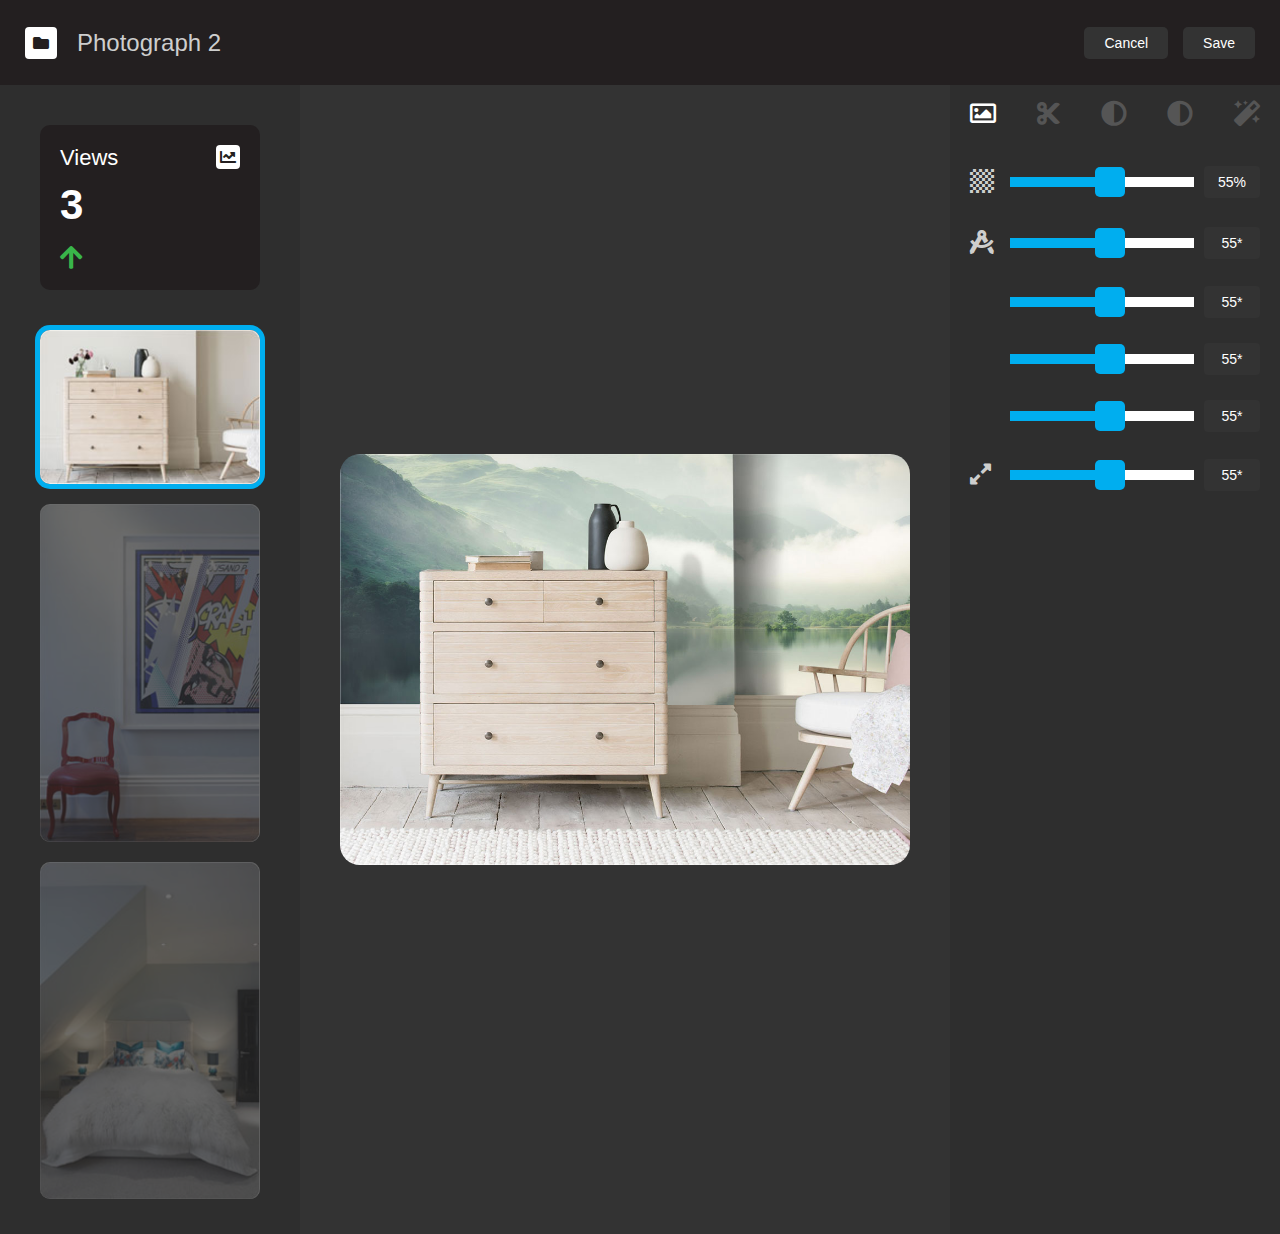
<file: create-two-wip.html>
<!doctype html>
<html lang="en">

<head>
    <!-- Required meta tags -->
    <meta charset="utf-8">
    <meta name="viewport" content="width=device-width, initial-scale=1, shrink-to-fit=no">
    <link rel="stylesheet" href="https://cdnjs.cloudflare.com/ajax/libs/font-awesome/5.13.0/css/all.min.css">
    <link rel="stylesheet" href="style/bootstrap.min.css">
    <link rel="stylesheet" href="style/owl.carousel.min.css">
    <link rel="stylesheet" href="style/css.css">
    <title>Print Space pro - Create Wip</title>
</head>

<body>
    <header class="header bg-body">
        <div class="nav-main left">
            <ul class="link">
                <li class="active"><a href="create-two-wip.html" class="icon"><i class="fas fa-folder"></i></a></li>
            </ul>
            <h3 class="title">Photograph 2</h3>
        </div>
        <div id="nav-icon" class="nav-icon"><span></span>
        </div>
        <div class="nav-main right">
            <ul class="link-button">
                <li><a href="#">Cancel</a></li>
                <li><a href="#">Save</a></li>
            </ul>
        </div>
    </header>
    <section class="wrap-create">
        <div class="create-img">
            <div class="box">
                <div class="d-flex justify-content-between">
                    <h3>Views</h3><span class="icon"><i class="fas fa-chart-line"></i></span>
                </div>
                <h2>3</h2>
                <div class="pos"><i class="fas fa-arrow-up"></i></div>
            </div>
            <div class="img-bar">
                <div class="image selected">
                    <img src="images/sp1.jpg" alt="">
                </div>
                <div class="image">
                    <img src="images/sp2.jpg" alt="">
                </div>
                <div class="image">
                    <img src="images/sp3.jpg" alt="">
                </div>
            </div>
        </div>
        <div class="img-edit">
            <div class="selected-image"><img src="images/si.jpg" alt=""></div>
        </div>
        <div class="img-settings">
            <div class="img-edit-list">
                <ul>
                    <li class="active"><a href="#"><i class="far fa-image"></i></a></li>
                    <li><a href="#"><i class="fas fa-cut"></i></a></li>
                    <li><a href="#"><i class="fas fa-adjust"></i></a></li>
                    <li><a href="#"><i class="fas fa-adjust flip"></i></a></li>
                    <li><a href="#"><i class="fas fa-magic"></i></a></li>
                </ul>
            </div>
            <div class="edit-adjust">
                <div class="adjust">
                    <div class="icon"><i class="fas fa-chess-board"></i></div>
                    <div class="range">
                        <input class="slider" type="range" min="0" max="100" value="55">
                        <div class="fill" style="width: 55%;"></div>
                    </div>
                    <div class="count"><span class="val">55</span>%</div>
                </div>
                <div class="adjust">
                    <div class="icon"><i class="fas fa-drafting-compass"></i></div>
                    <div class="range">
                        <input class="slider" type="range" min="0" max="100" value="55">
                        <div class="fill" style="width: 55%;"></div>
                    </div>
                    <div class="count"><span class="val">55</span>*</div>
                </div>
                <div class="adjust">
                    <div class="icon"></div>
                    <div class="range">
                        <input class="slider" type="range" min="0" max="100" value="55">
                        <div class="fill" style="width: 55%;"></div>
                    </div>
                    <div class="count"><span class="val">55</span>*</div>
                </div>
                <div class="adjust">
                    <div class="icon"></div>
                    <div class="range">
                        <input class="slider" type="range" min="0" max="100" value="55">
                        <div class="fill" style="width: 55%;"></div>
                    </div>
                    <div class="count"><span class="val">55</span>*</div>
                </div>
                <div class="adjust">
                    <div class="icon"></div>
                    <div class="range">
                        <input class="slider" type="range" min="0" max="100" value="55">
                        <div class="fill" style="width: 55%;"></div>
                    </div>
                    <div class="count"><span class="val">55</span>*</div>
                </div>
                <div class="adjust">
                    <div class="icon blue"><i class="fas fa-expand-alt"></i></div>
                    <div class="range">
                        <input class="slider" type="range" min="0" max="100" value="55">
                        <div class="fill" style="width: 55%;"></div>
                    </div>
                    <div class="count"><span class="val">55</span>*</div>
                </div>
            </div>
        </div>
    </section>
    <script src="js/jquery.min.js"></script>
    <script src="js/bootstrap.min.js"></script>
    <script src="js/owl.carousel.min.js"></script>
    <script src="js/main.js"></script>
</body>

</html>
</file>
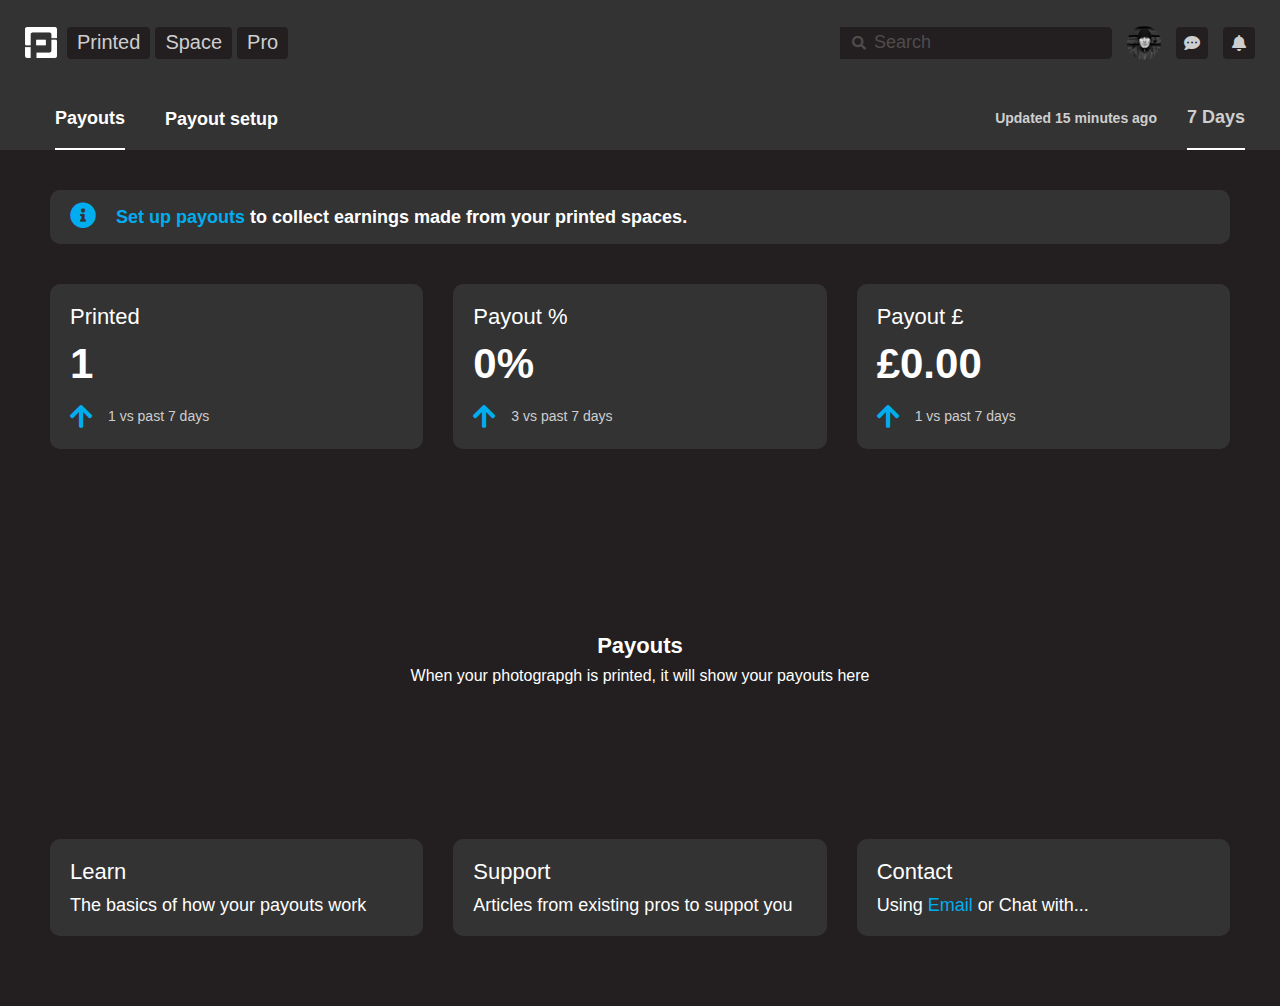
<file: master-payout.html>
<!doctype html>
<html lang="en">

<head>
    <!-- Required meta tags -->
    <meta charset="utf-8">
    <meta name="viewport" content="width=device-width, initial-scale=1, shrink-to-fit=no">
    <link rel="stylesheet" href="https://cdnjs.cloudflare.com/ajax/libs/font-awesome/5.13.0/css/all.min.css">
    <link rel="stylesheet" href="style/bootstrap.min.css">
    <link rel="stylesheet" href="style/owl.carousel.min.css">
    <link rel="stylesheet" href="style/css.css">
    <title>Print Space pro - Payout</title>
</head>

<body>
    <header class="header">
        <div class="nav-main left">
            <a href="#" class="brand"><img src="images/logo.png" alt=""></a>
            <ul class="link">
                <li class="d-none d-md-block"><a href="#">Printed</a></li>
                <li class="d-none d-md-block"><a href="#">Space</a></li>
                <li class="d-none d-md-block"><a href="#">Pro</a></li>
            </ul>
        </div>
        <div id="nav-icon" class="nav-icon"><span></span>
        </div>
        <div class="nav-main right">
            <div class="search-top d-none d-md-flex">
                <span class="icon"><i class="fas fa-search"></i></span>
                <input type="text" placeholder="Search">
            </div>
            <div class="user-link"><img src="images/user.png" alt="">
                <div class="sub-nav">
                    <ul>
                        <li>
                            <a href="profile.html">Profile</a>
                        </li>
                        <li>
                            <a href="master-statistics.html">Stats</a>
                        </li>
                        <li>
                            <a href="master-payout.html">Payouts</a>
                        </li>
                    </ul>
                    <ul>
                        <li>
                            <a href="#">About</a>
                        </li>
                        <li>
                            <a href="account-alerts.html">Account</a>
                        </li>
                        <li>
                            <a href="#">Support</a>
                        </li>
                    </ul>
                    <ul>
                        <li>
                            <a href="#">Log out</a>
                        </li>
                    </ul>
                </div>
            </div>
            <ul class="link">
                <li>
                    <a  href="chat-message.html" class="icon"><i class="fas fa-comment-dots"></i></a>
                </li>
                <li>
                    <a href="javascript:void(0);" id="callnotibox" class="icon"><i class="fas fa-bell"></i></a>
                </li>
            </ul>
            <div class="noti-box shadow" id="noti-box">
                <div class="head">
                    <h2>NOTIFICATIONS</h2> <a href="#" class="activity">ACTIVITY</a>
                </div>
                <div class="body">
                    <span class="no-noti">No notofications</span>
                    <a href="" class="see-all-noti">See all notofications</a>
                </div>
            </div>
        </div>
        <div class="nav-main mob-nav" id="mob-nav">
            <ul class="link">
                <li><a href="#">Printed</a></li>
                <li><a href="#">Space</a></li>
                <li><a href="#">Pro</a></li>
            </ul>
            <div class="search-top">
                <span class="icon"><i class="fas fa-search"></i></span>
                <input type="text" placeholder="Search">
            </div>
        </div>
    </header>

    <section class="inner-nav page-meta-top bg-gray">
        <div class="link-row">
            <ul class="payout-link">
                <li class="active"><a href="#">Payouts</a></li>
                <li><a href="#">Payout setup</a></li>
            </ul>
        </div>
        <div class="link-row">
            <div class="updated">Updated 15 minutes ago</div>
            <div class="from">7 Days</div>
        </div>
    </section>

    <section class="payout-wrap">
        <div class="setup-box bg-gray">
            <h3>
                <a href="#"> <i class="fas fa-lg fa-info-circle"></i> Set up payouts</a> to collect earnings made from your printed spaces.</h3>
        </div>
        <div class="payout-box">
            <div class="row">
                <div class="col-md-4">
                    <div class="box">
                        <h3>Printed</h3>
                        <h2>1</h2>
                        <div class="pos"><i class="fas fa-arrow-up"></i><span>1 vs past 7 days</span></div>
                    </div>
                </div>
                <div class="col-md-4">
                    <div class="box">
                        <h3>Payout %</h3>
                        <h2>0%</h2>
                        <div class="pos"><i class="fas fa-arrow-up"></i><span>3 vs past 7 days</span></div>
                    </div>
                </div>
                <div class="col-md-4">
                    <div class="box">
                        <h3>Payout £</h3>
                        <h2>£0.00</h2>
                        <div class="pos"><i class="fas fa-arrow-up"></i><span>1 vs past 7 days</span></div>
                    </div>
                </div>
            </div>
        </div>
        <div class="payouts">
            <div class="placeholder">
                <h6>Payouts</h6>
                <p>When your photograpgh is printed, it will show your payouts here</p>
            </div>
        </div>
        <div class="support-box">
            <div class="row">
                <div class="col-md-4">
                    <div class="box">
                        <h3>Learn</h3>
                        <p>The basics of how your payouts work</p>

                    </div>
                </div>
                <div class="col-md-4">
                    <div class="box">
                        <h3>Support</h3>
                        <p>Articles from existing pros to suppot you</p>

                    </div>
                </div>

                <div class="col-md-4">
                    <div class="box">
                        <h3>Contact</h3>
                        <p>Using <a href="#"> Email</a> or Chat with...</p>
                    </div>
                </div>
            </div>
        </div>
    </section>

    <script src="js/jquery.min.js"></script>
    <script src="js/bootstrap.min.js"></script>
    <script src="js/owl.carousel.min.js"></script>
    <script src="js/main.js"></script>
</body>

</html>
</file>
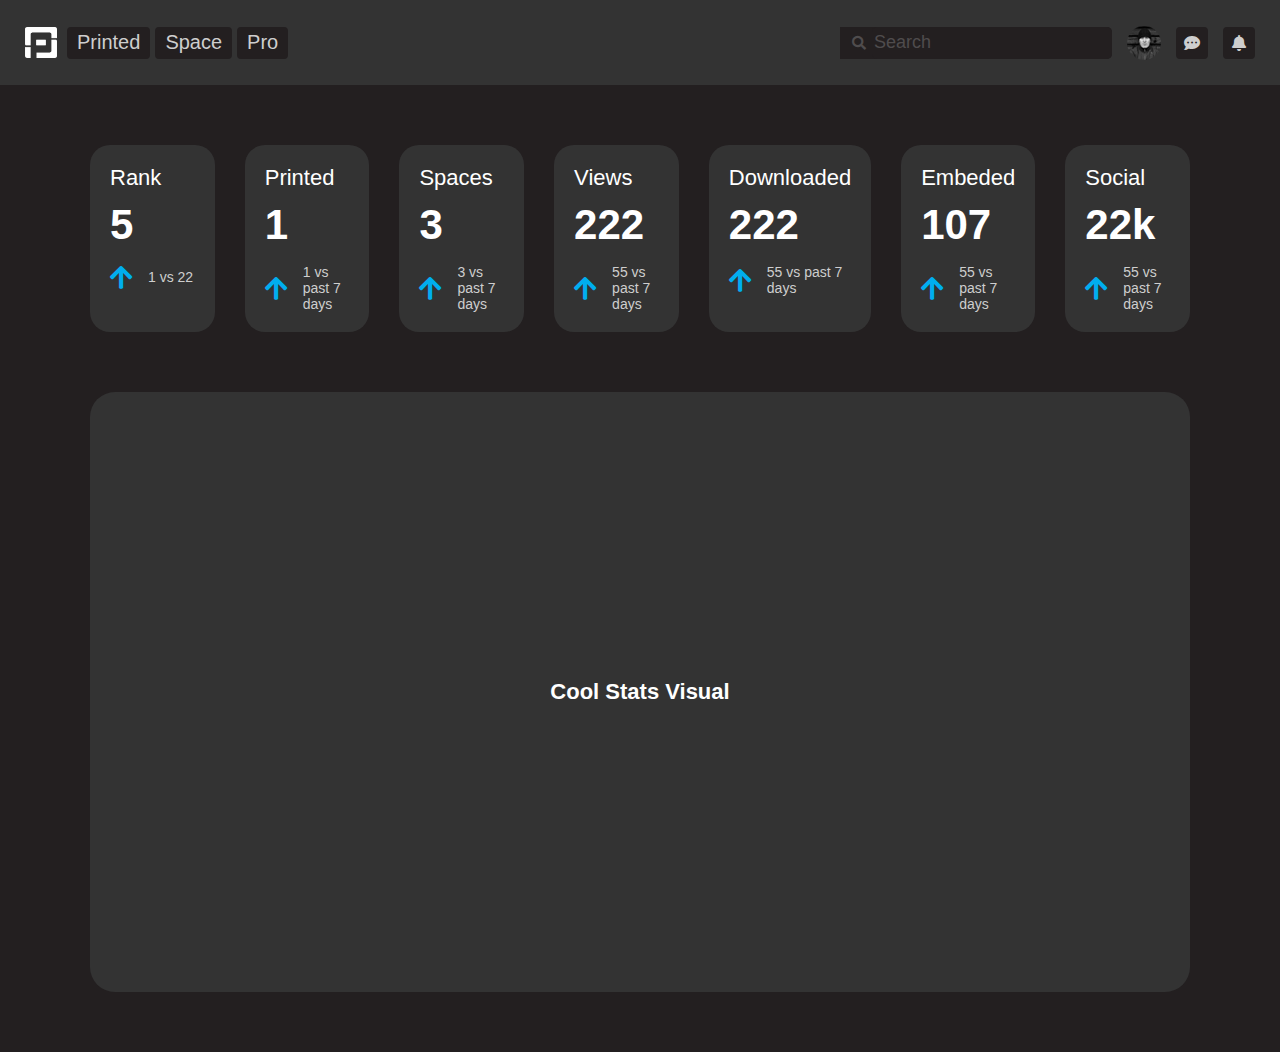
<file: master-statistics.html>
<!doctype html>
<html lang="en">

<head>
    <!-- Required meta tags -->
    <meta charset="utf-8">
    <meta name="viewport" content="width=device-width, initial-scale=1, shrink-to-fit=no">
    <link rel="stylesheet" href="https://cdnjs.cloudflare.com/ajax/libs/font-awesome/5.13.0/css/all.min.css">
    <link rel="stylesheet" href="style/bootstrap.min.css">
    <link rel="stylesheet" href="style/owl.carousel.min.css">
    <link rel="stylesheet" href="style/css.css">
    <title>Print Space pro - Statistics</title>
</head>

<body>
    <header class="header">
        <div class="nav-main left">
            <a href="#" class="brand"><img src="images/logo.png" alt=""></a>
            <ul class="link">
                <li class="d-none d-md-block"><a href="#">Printed</a></li>
                <li class="d-none d-md-block"><a href="#">Space</a></li>
                <li class="d-none d-md-block"><a href="#">Pro</a></li>
            </ul>
        </div>
        <div id="nav-icon" class="nav-icon"><span></span>
        </div>
        <div class="nav-main right">
            <div class="search-top d-none d-md-flex">
                <span class="icon"><i class="fas fa-search"></i></span>
                <input type="text" placeholder="Search">
            </div>
            <div class="user-link"><img src="images/user.png" alt="">
                <div class="sub-nav">
                    <ul>
                        <li>
                            <a href="profile.html">Profile</a>
                        </li>
                        <li>
                            <a href="master-statistics.html">Stats</a>
                        </li>
                        <li>
                            <a href="master-payout.html">Payouts</a>
                        </li>
                    </ul>
                    <ul>
                        <li>
                            <a href="#">About</a>
                        </li>
                        <li>
                            <a href="account-alerts.html">Account</a>
                        </li>
                        <li>
                            <a href="#">Support</a>
                        </li>
                    </ul>
                    <ul>
                        <li>
                            <a href="#">Log out</a>
                        </li>

                    </ul>
                </div>

            </div>
            <ul class="link">
                <li>
                    <a  href="chat-message.html" class="icon"><i class="fas fa-comment-dots"></i></a>
                </li>
                <li>
                    <a href="javascript:void(0);" id="callnotibox" class="icon"><i class="fas fa-bell"></i></a>
                </li>
            </ul>
            <div class="noti-box shadow" id="noti-box">
                <div class="head">
                    <h2>NOTIFICATIONS</h2> <a href="#" class="activity">ACTIVITY</a>
                </div>
                <div class="body">
                    <span class="no-noti">No notofications</span>
                    <a href="" class="see-all-noti">See all notofications</a>
                </div>
            </div>
        </div>
        <div class="nav-main mob-nav" id="mob-nav">
            <ul class="link">
                <li><a href="#">Printed</a></li>
                <li><a href="#">Space</a></li>
                <li><a href="#">Pro</a></li>
            </ul>
            <div class="search-top">
                <span class="icon"><i class="fas fa-search"></i></span>
                <input type="text" placeholder="Search">
            </div>
        </div>
    </header>
    <section class="stats-wrap">
        <div class="stats-box">
            <div class="row">
                <div class="col">
                    <div class="box">
                        <h3>Rank</h3>
                        <h2>5</h2>
                        <div class="pos"><i class="fas fa-arrow-up"></i><span>1 vs 22</span></div>
                    </div>
                </div>
                <div class="col">
                    <div class="box">
                        <h3>Printed</h3>
                        <h2>1</h2>
                        <div class="pos"><i class="fas fa-arrow-up"></i><span>1 vs past 7 days</span></div>
                    </div>
                </div>
                <div class="col">
                    <div class="box">
                        <h3>Spaces</h3>
                        <h2>3</h2>
                        <div class="pos"><i class="fas fa-arrow-up"></i><span>3 vs past 7 days</span></div>
                    </div>
                </div>
                <div class="col">
                    <div class="box">
                        <h3>Views</h3>
                        <h2>222</h2>
                        <div class="pos"><i class="fas fa-arrow-up"></i><span>55 vs past 7 days</span></div>
                    </div>
                </div>
                <div class="col">
                    <div class="box">
                        <h3>Downloaded</h3>
                        <h2>222</h2>
                        <div class="pos"><i class="fas fa-arrow-up"></i><span>55 vs past 7 days</span></div>
                    </div>
                </div>
                <div class="col">
                    <div class="box">
                        <h3>Embeded</h3>
                        <h2>107</h2>
                        <div class="pos"><i class="fas fa-arrow-up"></i><span>55 vs past 7 days</span></div>
                    </div>
                </div>
                <div class="col">
                    <div class="box">
                        <h3>Social</h3>
                        <h2>22k</h2>
                        <div class="pos"><i class="fas fa-arrow-up"></i><span>55 vs past 7 days</span></div>
                    </div>
                </div>
            </div>
        </div>
        <div class="cool-stats">
            <h6 class="placeholder">Cool Stats Visual</h6>
        </div>
    </section>
    <script src="js/jquery.min.js"></script>
    <script src="js/bootstrap.min.js"></script>
    <script src="js/owl.carousel.min.js"></script>
    <script src="js/main.js"></script>
</body>

</html>
</file>
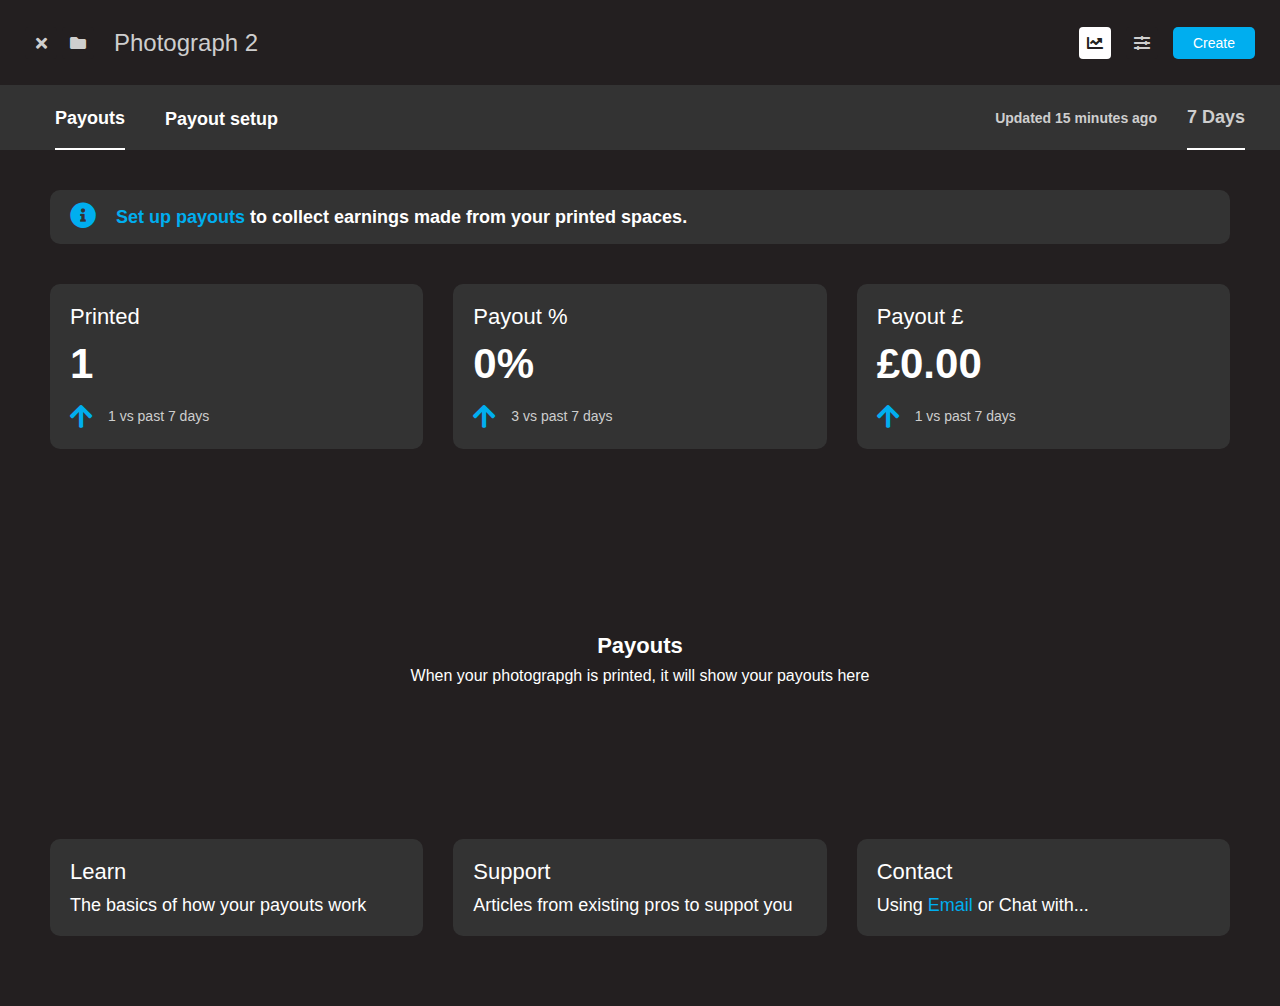
<file: payout.html>
<!doctype html>
<html lang="en">

<head>
    <!-- Required meta tags -->
    <meta charset="utf-8">
    <meta name="viewport" content="width=device-width, initial-scale=1, shrink-to-fit=no">
    <link rel="stylesheet" href="https://cdnjs.cloudflare.com/ajax/libs/font-awesome/5.13.0/css/all.min.css">
    <link rel="stylesheet" href="style/bootstrap.min.css">
    <link rel="stylesheet" href="style/owl.carousel.min.css">
    <link rel="stylesheet" href="style/css.css">
    <title>Print Space pro - Payout</title>
</head>

<body>
    <header class="header bg-body">
        <div class="nav-main left">
            <ul class="link">
                <li><a href="#" class="icon"><i class="fas fa-times"></i></a></li>
                <li><a href="#" class="icon"><i class="fas fa-folder"></i></a></li>
            </ul>
            <h3 class="title">Photograph 2</h3>
        </div>
        <div id="nav-icon" class="nav-icon"><span></span>
        </div>
        <div class="nav-main right">
            <ul class="link">
                <li class="active">
                    <a href="statistics.html" class="icon"><i class="fas fa-chart-line"></i></a>
                </li>
                <li>
                    <a href="control-manage.html" class="icon"><i class="fas fa-sliders-h"></i></a>
                </li>
            </ul>
            <div class="header-cta"><a href="create-two-wip.html">Create</a></div>
        </div>
    </header>
    <section class="inner-nav page-meta-top bg-gray">
        <div class="link-row">
            <ul class="payout-link">
                <li class="active"><a href="#">Payouts</a></li>
                <li><a href="#">Payout setup</a></li>
            </ul>
        </div>
        <div class="link-row">
            <div class="updated">Updated 15 minutes ago</div>
            <div class="from">7 Days</div>
        </div>
    </section>
    <section class="payout-wrap">
        <div class="setup-box bg-gray">
            <h3>
                <a href="#"> <i class="fas fa-lg fa-info-circle"></i> Set up payouts</a> to collect earnings made from your printed spaces.</h3>
        </div>
        <div class="payout-box">
            <div class="row">
                <div class="col-md-4">
                    <div class="box">
                        <h3>Printed</h3>
                        <h2>1</h2>
                        <div class="pos"><i class="fas fa-arrow-up"></i><span>1 vs past 7 days</span></div>
                    </div>
                </div>
                <div class="col-md-4">
                    <div class="box">
                        <h3>Payout %</h3>
                        <h2>0%</h2>
                        <div class="pos"><i class="fas fa-arrow-up"></i><span>3 vs past 7 days</span></div>
                    </div>
                </div>
                <div class="col-md-4">
                    <div class="box">
                        <h3>Payout £</h3>
                        <h2>£0.00</h2>
                        <div class="pos"><i class="fas fa-arrow-up"></i><span>1 vs past 7 days</span></div>
                    </div>
                </div>
            </div>
        </div>
        <div class="payouts">
            <div class="placeholder">
                <h6>Payouts</h6>
                <p>When your photograpgh is printed, it will show your payouts here</p>
            </div>
        </div>
        <div class="support-box">
            <div class="row">
                <div class="col-md-4">
                    <div class="box">
                        <h3>Learn</h3>
                        <p>The basics of how your payouts work</p>
                    </div>
                </div>
                <div class="col-md-4">
                    <div class="box">
                        <h3>Support</h3>
                        <p>Articles from existing pros to suppot you</p>
                    </div>
                </div>
                <div class="col-md-4">
                    <div class="box">
                        <h3>Contact</h3>
                        <p>Using <a href="#"> Email</a> or Chat with...</p>
                    </div>
                </div>
            </div>
        </div>
    </section>

    <script src="js/jquery.min.js"></script>
    <script src="js/bootstrap.min.js"></script>
    <script src="js/owl.carousel.min.js"></script>
    <script src="js/main.js"></script>
</body>

</html>
</file>
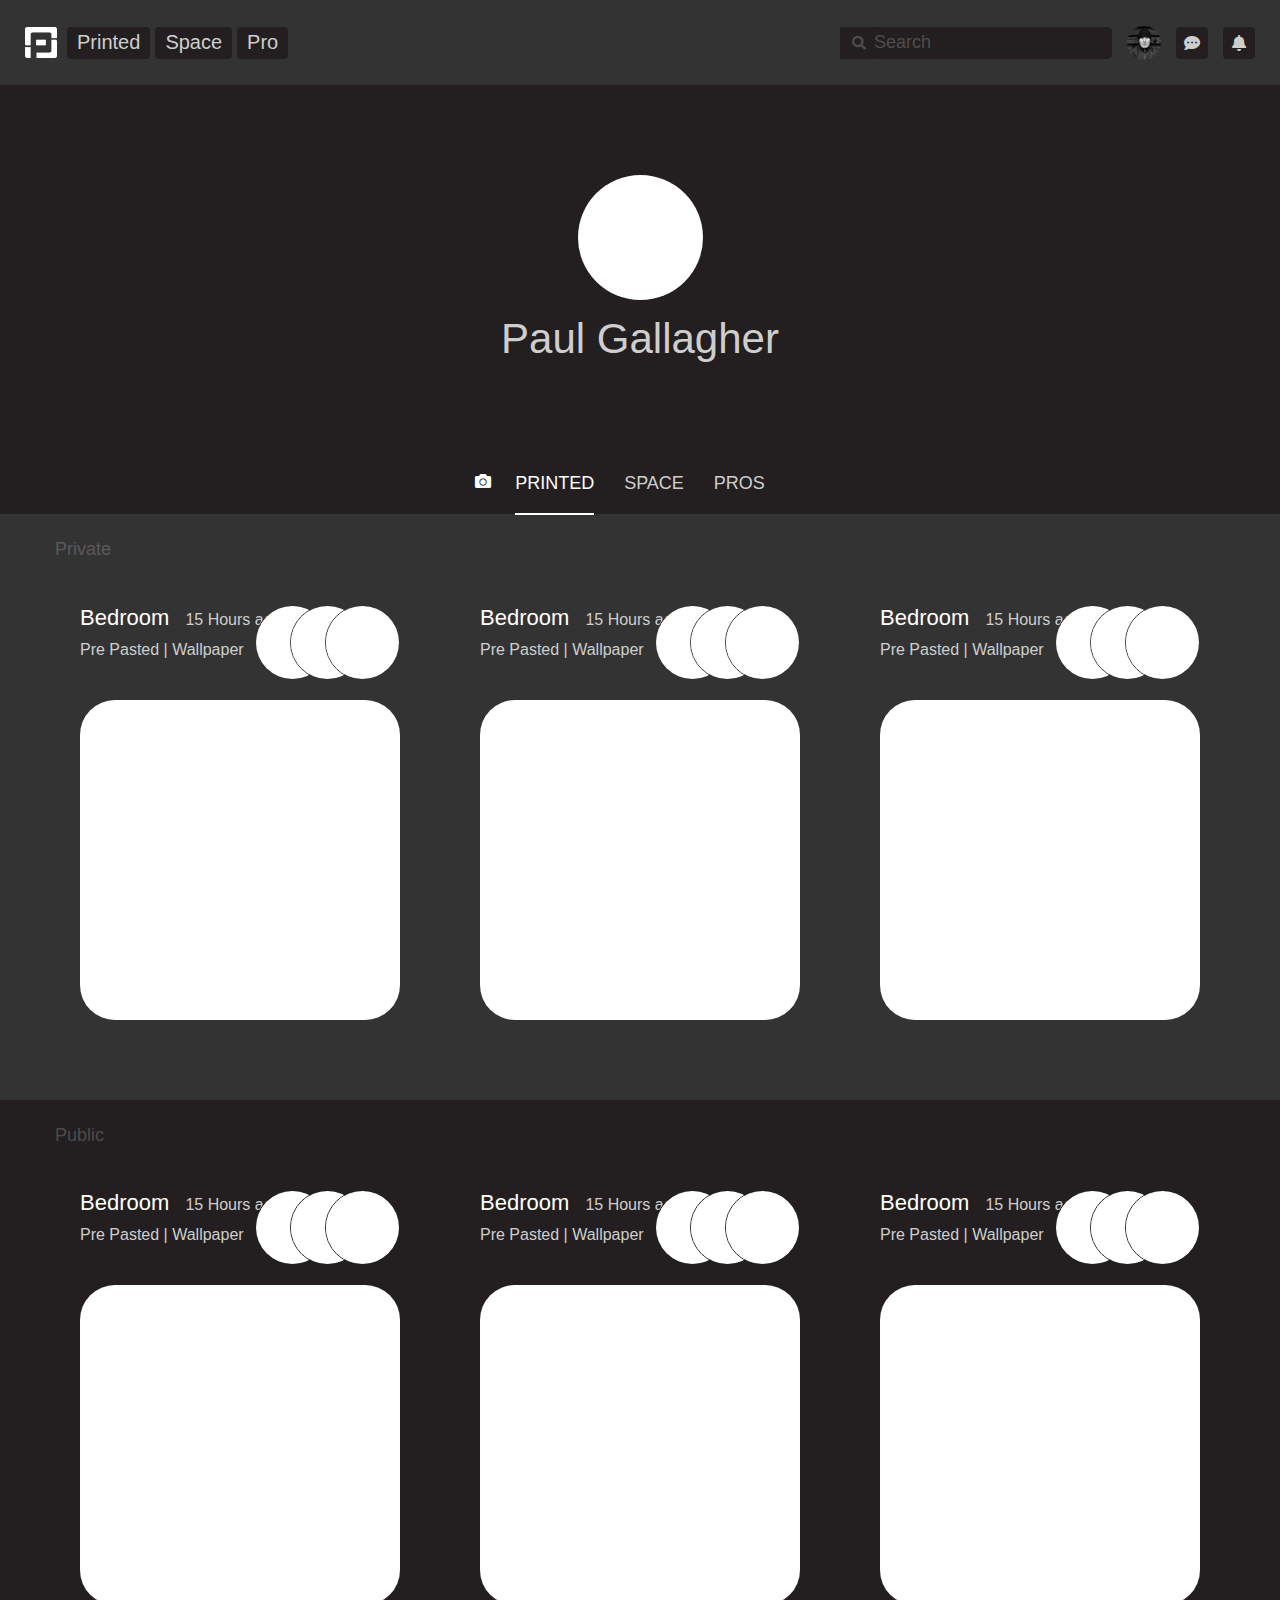
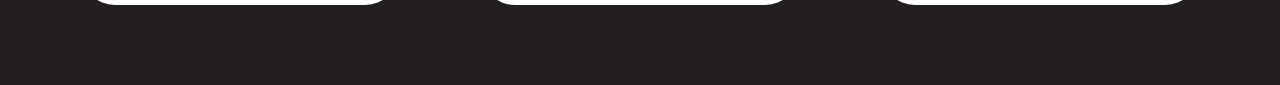
<file: profile-account.html>
<!doctype html>
<html lang="en">

<head>
    <!-- Required meta tags -->
    <meta charset="utf-8">
    <meta name="viewport" content="width=device-width, initial-scale=1, shrink-to-fit=no">
    <link rel="stylesheet" href="https://cdnjs.cloudflare.com/ajax/libs/font-awesome/5.13.0/css/all.min.css">
    <link rel="stylesheet" href="style/bootstrap.min.css">
    <link rel="stylesheet" href="style/owl.carousel.min.css">
    <link rel="stylesheet" href="style/css.css">
    <title>Profile Account</title>
</head>

<body>
    <header class="header">
        <div class="nav-main left">
            <a href="#" class="brand"><img src="images/logo.png" alt=""></a>
            <ul class="link">
                <li class="d-none d-md-block"><a href="#">Printed</a></li>
                <li class="d-none d-md-block"><a href="#">Space</a></li>
                <li class="d-none d-md-block"><a href="#">Pro</a></li>
            </ul>
        </div>
        <div id="nav-icon" class="nav-icon"><span></span>
        </div>
        <div class="nav-main right">
            <div class="search-top d-none d-md-flex">
                <span class="icon"><i class="fas fa-search"></i></span>
                <input type="text" placeholder="Search">
            </div>
            <div class="user-link"><img src="images/user.png" alt="">
                <div class="sub-nav">
                    <ul>
                        <li>
                            <a href="profile.html">Profile</a>
                        </li>
                        <li>
                            <a href="master-statistics.html">Stats</a>
                        </li>
                        <li>
                            <a href="payout.html">Payouts</a>
                        </li>
                    </ul>
                    <ul>
                        <li>
                            <a href="#">About</a>
                        </li>
                        <li>
                            <a href="account-alerts.html">Account</a>
                        </li>
                        <li>
                            <a href="#">Support</a>
                        </li>
                    </ul>
                    <ul>
                        <li>
                            <a href="#">Log out</a>
                        </li>
                    </ul>
                </div>
            </div>
            <ul class="link">
                <li>
                    <a href="chat-message.html" class="icon"><i class="fas fa-comment-dots"></i></a>
                </li>
                <li>
                    <a href="javascript:void(0);" id="callnotibox" class="icon"><i class="fas fa-bell"></i></a>
                </li>
            </ul>
            <div class="noti-box shadow" id="noti-box">
                <div class="head">
                    <h2>NOTIFICATIONS</h2> <a href="#" class="activity">ACTIVITY</a>
                </div>
                <div class="body">
                    <span class="no-noti">No notofications</span>
                    <a href="" class="see-all-noti">See all notofications</a>
                </div>
            </div>
        </div>
        <div class="nav-main mob-nav" id="mob-nav">
            <ul class="link">
                <li><a href="#">Printed</a></li>
                <li><a href="#">Space</a></li>
                <li><a href="#">Pro</a></li>
            </ul>
            <div class="search-top">
                <span class="icon"><i class="fas fa-search"></i></span>
                <input type="text" placeholder="Search">
            </div>
        </div>
    </header>
    <section class="profile-meta">
        <div class="user-pic"><img src="images/ui.jpg" alt="" class="w-100"></div>
        <h2 class="user-name">Paul Gallagher</h2>
    </section>
    <section class="tab-profile">
        <ul>
            <li class="icon"><i class="fas fa-camera"></i></li>
            <li class="active"><a href="#">PRINTED</a></li>
            <li><a href="#">SPACE</a></li>
            <li><a href="#">PROS</a></li>
        </ul>
    </section>
    <section class="profile-gallery">
        <h3 class="title">Private</h3>
        <div class="container-fluid">
            <div class="row">
                <div class="col-md-4">
                    <div class="info">
                        <div class="heading">
                            <h2>Bedroom <span class="time">15 Hours ago</span></h2>
                            <h4 class="meta">Pre Pasted | Wallpaper</h4>
                        </div>
                        <div class="img-option">
                            <ul>
                                <li><img src="images/ipic.jpg" alt="" class="w-100"></li>
                                <li><img src="images/ipic.jpg" alt="" class="w-100"></li>
                                <li><img src="images/ipic.jpg" alt="" class="w-100"></li>
                            </ul>
                        </div>
                    </div>
                    <div class="img">
                        <img src="images/ipic.jpg" alt="" class="w-100">
                    </div>
                </div>
                <div class="col-md-4">
                    <div class="info">
                        <div class="heading">
                            <h2>Bedroom <span class="time">15 Hours ago</span></h2>
                            <h4 class="meta">Pre Pasted | Wallpaper</h4>
                        </div>
                        <div class="img-option">
                            <ul>
                                <li><img src="images/ipic.jpg" alt="" class="w-100"></li>
                                <li><img src="images/ipic.jpg" alt="" class="w-100"></li>
                                <li><img src="images/ipic.jpg" alt="" class="w-100"></li>
                            </ul>
                        </div>
                    </div>
                    <div class="img">
                        <img src="images/ipic.jpg" alt="" class="w-100">
                    </div>
                </div>
                <div class="col-md-4">
                    <div class="info">
                        <div class="heading">
                            <h2>Bedroom <span class="time">15 Hours ago</span></h2>
                            <h4 class="meta">Pre Pasted | Wallpaper</h4>
                        </div>
                        <div class="img-option">
                            <ul>
                                <li><img src="images/ipic.jpg" alt="" class="w-100"></li>
                                <li><img src="images/ipic.jpg" alt="" class="w-100"></li>
                                <li><img src="images/ipic.jpg" alt="" class="w-100"></li>
                            </ul>
                        </div>
                    </div>
                    <div class="img">
                        <img src="images/ipic.jpg" alt="" class="w-100">
                    </div>
                </div>
            </div>
        </div>
    </section>
    <section class="profile-gallery">
        <h3 class="title">Public</h3>
        <div class="container-fluid">
            <div class="row">
                <div class="col-md-4">
                    <div class="info">
                        <div class="heading">
                            <h2>Bedroom <span class="time">15 Hours ago</span></h2>
                            <h4 class="meta">Pre Pasted | Wallpaper</h4>
                        </div>
                        <div class="img-option">
                            <ul>
                                <li><img src="images/ipic.jpg" alt="" class="w-100"></li>
                                <li><img src="images/ipic.jpg" alt="" class="w-100"></li>
                                <li><img src="images/ipic.jpg" alt="" class="w-100"></li>
                            </ul>
                        </div>
                    </div>
                    <div class="img">
                        <img src="images/ipic.jpg" alt="" class="w-100">
                    </div>
                </div>
                <div class="col-md-4">
                    <div class="info">
                        <div class="heading">
                            <h2>Bedroom <span class="time">15 Hours ago</span></h2>
                            <h4 class="meta">Pre Pasted | Wallpaper</h4>
                        </div>
                        <div class="img-option">
                            <ul>
                                <li><img src="images/ipic.jpg" alt="" class="w-100"></li>
                                <li><img src="images/ipic.jpg" alt="" class="w-100"></li>
                                <li><img src="images/ipic.jpg" alt="" class="w-100"></li>
                            </ul>
                        </div>
                    </div>
                    <div class="img">
                        <img src="images/ipic.jpg" alt="" class="w-100">
                    </div>
                </div>
                <div class="col-md-4">
                    <div class="info">
                        <div class="heading">
                            <h2>Bedroom <span class="time">15 Hours ago</span></h2>
                            <h4 class="meta">Pre Pasted | Wallpaper</h4>
                        </div>
                        <div class="img-option">
                            <ul>
                                <li><img src="images/ipic.jpg" alt="" class="w-100"></li>
                                <li><img src="images/ipic.jpg" alt="" class="w-100"></li>
                                <li><img src="images/ipic.jpg" alt="" class="w-100"></li>
                            </ul>
                        </div>
                    </div>
                    <div class="img">
                        <img src="images/ipic.jpg" alt="" class="w-100">
                    </div>
                </div>
            </div>
        </div>
    </section>
    <script src="js/jquery.min.js"></script>
    <script src="js/bootstrap.min.js"></script>
    <script src="js/owl.carousel.min.js"></script>
    <script src="js/main.js"></script>
</body>

</html>
</file>
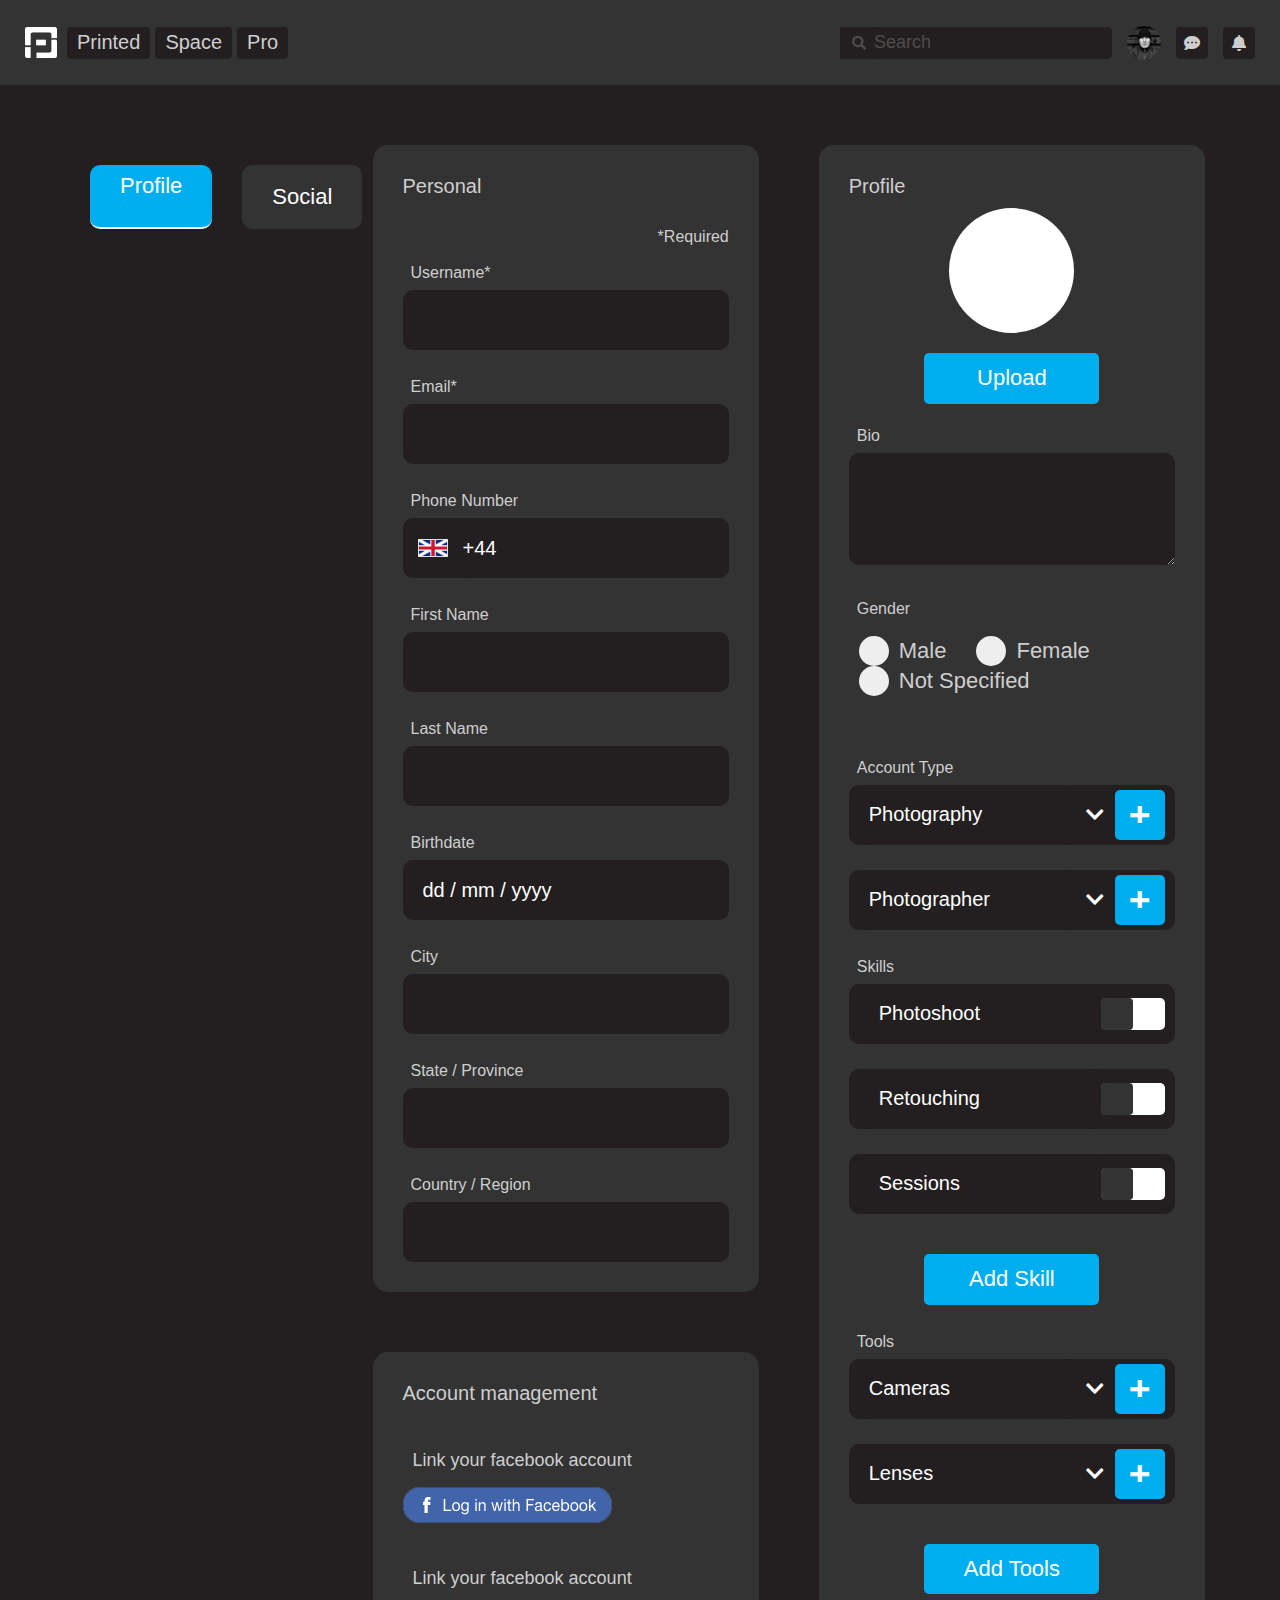
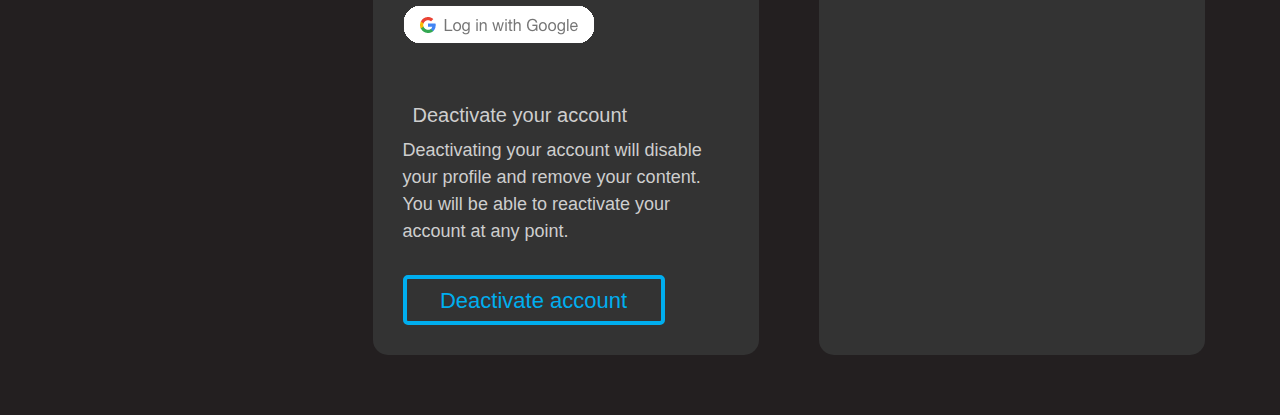
<file: profile.html>
<!doctype html>
<html lang="en">

<head>
    <!-- Required meta tags -->
    <meta charset="utf-8">
    <meta name="viewport" content="width=device-width, initial-scale=1, shrink-to-fit=no">
    <link rel="stylesheet" href="https://cdnjs.cloudflare.com/ajax/libs/font-awesome/5.13.0/css/all.min.css">
    <link rel="stylesheet" href="style/bootstrap.min.css">
    <link rel="stylesheet" href="style/owl.carousel.min.css">
    <link rel="stylesheet" href="style/css.css">
    <title>Profile</title>
</head>

<body>
    <header class="header">
        <div class="nav-main left">
            <a href="#" class="brand"><img src="images/logo.png" alt=""></a>
            <ul class="link">
                <li class="d-none d-md-block"><a href="#">Printed</a></li>
                <li class="d-none d-md-block"><a href="#">Space</a></li>
                <li class="d-none d-md-block"><a href="#">Pro</a></li>
            </ul>
        </div>
        <div id="nav-icon" class="nav-icon"><span></span>
        </div>
        <div class="nav-main right">
            <div class="search-top d-none d-md-flex">
                <span class="icon"><i class="fas fa-search"></i></span>
                <input type="text" placeholder="Search">
            </div>
            <div class="user-link"><img src="images/user.png" alt="">
                <div class="sub-nav">
                    <ul>
                        <li>
                            <a href="profile.html">Profile</a>
                        </li>
                        <li>
                            <a href="master-statistics.html">Stats</a>
                        </li>
                        <li>
                            <a href="payout.html">Payouts</a>
                        </li>
                    </ul>
                    <ul>
                        <li>
                            <a href="#">About</a>
                        </li>
                        <li>
                            <a href="account-alerts.html">Account</a>
                        </li>
                        <li>
                            <a href="#">Support</a>
                        </li>
                    </ul>
                    <ul>
                        <li>
                            <a href="#">Log out</a>
                        </li>
                    </ul>
                </div>
            </div>
            <ul class="link">
                <li>
                    <a href="chat-message.html" class="icon"><i class="fas fa-comment-dots"></i></a>
                </li>
                <li>
                    <a href="javascript:void(0);" id="callnotibox" class="icon"><i class="fas fa-bell"></i></a>
                </li>
            </ul>
            <div class="noti-box shadow" id="noti-box">
                <div class="head">
                    <h2>NOTIFICATIONS</h2> <a href="#" class="activity">ACTIVITY</a>
                </div>
                <div class="body">
                    <span class="no-noti">No notofications</span>
                    <a href="" class="see-all-noti">See all notofications</a>
                </div>
            </div>
        </div>
        <div class="nav-main mob-nav" id="mob-nav">
            <ul class="link">
                <li><a href="#">Printed</a></li>
                <li><a href="#">Space</a></li>
                <li><a href="#">Pro</a></li>
            </ul>
            <div class="search-top">
                <span class="icon"><i class="fas fa-search"></i></span>
                <input type="text" placeholder="Search">
            </div>
        </div>
    </header>
    <section class="row-profile">
        <div class="container-fluid">
            <div class="row">
                <div class="col-lg-3">
                    <div class="tab-profile">
                        <ul id="tab-profile">
                            <li class="active" data-tag="profile"><a href="#">Profile</a></li>
                            <li data-tag="social"><a href="#">Social</a></li>
                            <li data-tag="security"><a href="#">Security</a></li>
                            <li data-tag="alerts"><a href="#">Alerts</a></li>
                        </ul>
                    </div>
                </div>
                <div class="col-lg-9" id="acc-tab">
                    <div class="row acc-sec d-flex" data-tag="profile">
                        <div class="col-md-6">
                            <div class="form-box">
                                <h3>Personal</h3>
                                <p class="required">*Required</p>
                                <div class="input-form">
                                    <label for="">Username*</label>
                                    <input type="text" name="" id="">
                                </div>
                                <div class="input-form">
                                    <label for="">Email*</label>
                                    <input type="email" name="" id="">
                                </div>
                                <div class="input-form">
                                    <label for="">Phone Number</label>
                                    <div class="number"><span class="map"><img src="images/uk-flag.png" alt=""></span><input type="text" name="" id="" value="+44"></div>
                                </div>
                                <div class="input-form">
                                    <label for="">First Name</label>
                                    <input type="text" name="" id="">
                                </div>
                                <div class="input-form">
                                    <label for="">Last Name</label>
                                    <input type="text" name="" id="">
                                </div>
                                <div class="input-form">
                                    <label for="">Birthdate</label>
                                    <input type="text" name="" id="" placeholder="dd / mm / yyyy">
                                </div>
                                <div class="input-form">
                                    <label for="">City</label>
                                    <input type="text" name="" id="">
                                </div>
                                <div class="input-form">
                                    <label for="">State / Province</label>
                                    <input type="text" name="" id="">
                                </div>
                                <div class="input-form">
                                    <label for="">Country / Region</label>
                                    <input type="text" name="" id="">
                                </div>
                            </div>
                            <div class="form-box m-md-0">
                                <h3>Account management</h3>
                                <div class="account-link">
                                    <p>Link your facebook account</p>
                                    <a href="#"><img src="images/log-fb.png" alt="/"></a>
                                </div>
                                <div class="account-link">
                                    <p>Link your facebook account</p>
                                    <a href="#"><img src="images/log-google.png" alt="/"></a>
                                </div>
                                <div class="deactivate">
                                    <h3>Deactivate your account</h3>
                                    <p>Deactivating your account will disable your profile and remove your content. You will be able to reactivate your account at any point.</p>
                                    <a href="#">Deactivate account</a>
                                </div>
                            </div>
                        </div>
                        <div class="col-md-6">
                            <div class="form-box h-100">
                                <h3>Profile</h3>
                                <div class="user-pic">
                                    <div class="user"><span></span></div>
                                    <div class="view-more text-center">
                                        <a href="#" class="cta">Upload</a>
                                    </div>
                                </div>
                                <div class="input-form">
                                    <label for="">Bio</label>
                                    <textarea col="5" rows="4"></textarea>
                                </div>
                                <div class="input-form">
                                    <label for="">Gender</label>
                                    <div class="inline-radio">
                                        <label class="radio-input">Male
                                            <input type="radio" name="radio">
                                            <span class="checkmark"></span>
                                        </label>
                                        <label class="radio-input">Female
                                            <input type="radio" name="radio">
                                            <span class="checkmark"></span>
                                        </label>
                                        <label class="radio-input">Not Specified
                                            <input type="radio" name="radio">
                                            <span class="checkmark"></span>
                                        </label>
                                    </div>
                                </div>
                                <div class="input-form">
                                    <label for="">Account Type</label>
                                    <div class="tagsin"><input type="text" name="" id="" value="Photography"> <span class="value"><i class="fas fa-chevron-down"></i></span> <span class="plus-icon"><img src="images/plus-icon.png" alt="/"></span></div>
                                </div>
                                <div class="input-form">
                                    <div class="tagsin"><input type="text" name="" id="" value="Photographer"> <span class="value"><i class="fas fa-chevron-down"></i></span> <span class="plus-icon"><img src="images/plus-icon.png" alt="/"></span></div>
                                </div>
                                <div class="input-form">
                                    <label for="">Skills</label>
                                    <div class="skills-box">
                                        <input type="text" name="" id="" value="Photoshoot">
                                        <div class="opt right">
                                            <label class="switch">
                                                <input type="checkbox">
                                                <span class="slider"></span>
                                            </label>
                                        </div>
                                    </div>
                                </div>
                                <div class="input-form">
                                    <div class="skills-box">
                                        <input type="text" name="" id="" value="Retouching">
                                        <div class="opt right">
                                            <label class="switch">
                                                <input type="checkbox">
                                                <span class="slider"></span>
                                            </label>
                                        </div>
                                    </div>
                                </div>
                                <div class="input-form">
                                    <div class="skills-box">
                                        <input type="text" name="" id="" value="Sessions">
                                        <div class="opt right">
                                            <label class="switch">
                                                <input type="checkbox">
                                                <span class="slider"></span>
                                            </label>
                                        </div>
                                    </div>
                                </div>
                                <div class="input-form">
                                    <div class="view-more text-center">
                                        <button class="cta">Add Skill</button>
                                    </div>
                                </div>
                                <div class="input-form">
                                    <label for="">Tools</label>
                                    <div class="tagsin"><input type="text" name="" id="" value="Cameras"> <span class="value"><i class="fas fa-chevron-down"></i></span> <span class="plus-icon"><img src="images/plus-icon.png" alt="/"></span></div>
                                </div>
                                <div class="input-form">
                                    <div class="tagsin"><input type="text" name="" id="" value="Lenses"> <span class="value"><i class="fas fa-chevron-down"></i></span> <span class="plus-icon"><img src="images/plus-icon.png" alt="/"></span></div>
                                </div>
                                <div class="input-form">
                                    <div class="view-more text-center">
                                        <button class="cta">Add Tools</button>
                                    </div>
                                </div>
                            </div>
                        </div>
                    </div>
                    <div class="row acc-sec d-none" data-tag="social">
                        <div class="col-md-12 col-lg-6">
                            <div class="form-box">
                                <h3 class="mb-4">Social media</h3>
                                <div class="input-form">
                                    <label for="">Website</label>
                                    <input type="text" name="" id="">
                                </div>
                                <div class="input-form">
                                    <label for="">Pinterest</label>
                                    <input type="text" name="" id="">
                                </div>
                                <div class="input-form">
                                    <div class="multi-field">
                                        <input type="password" name="" id="" value="Password"> <span class="link"><a href="#">Link</a></span></div>
                                </div>
                                <div class="input-form">
                                    <label for="">Twitter</label>
                                    <input type="text" name="" id="">
                                </div>
                                <div class="input-form">
                                    <div class="multi-field">
                                        <input type="password" name="" id="" value="Password"> <span class="link"><a href="#">Link</a></span></div>
                                </div>
                                <div class="input-form">
                                    <label for="">Instagram</label>
                                    <input type="text" name="" id="">
                                </div>
                                <div class="input-form">
                                    <div class="multi-field">
                                        <input type="password" name="" id="" value="Password"> <span class="link"><a href="#">Link</a></span></div>
                                </div>
                                <div class="input-form">
                                    <label for="">Facebook</label>
                                    <input type="text" name="" id="">
                                </div>
                                <div class="input-form">
                                    <div class="multi-field">
                                        <input type="password" name="" id="" value="Password"> <span class="link"><a href="#">Link</a></span></div>
                                </div>
                            </div>
                        </div>
                    </div>
                    <div class="row acc-sec d-none" data-tag="security">
                        <div class="col-md-12 col-lg-6">
                            <div class="form-box"></div>
                        </div>
                    </div>
                    <div class="row acc-sec d-none" data-tag="alerts">
                        <div class="col-md-12 col-lg-8">
                            <div class="form-box">
                                <h3>Email notifications</h3>
                                <div class="control-setting">
                                    <div class="opt left">
                                        <h4>Toggle all notifications</h4>
                                    </div>
                                    <div class="opt right">
                                        <label class="switch">
                                            <input type="checkbox">
                                            <span class="slider"></span>
                                        </label>
                                    </div>
                                </div>
                                <hr class="bar">
                                <div class="control-setting">
                                    <div class="opt left">
                                        <h3>Printed</h3>
                                        <p>Using your content</p>
                                    </div>
                                    <div class="opt right">
                                        <label class="switch">
                                            <input type="checkbox">
                                            <span class="slider"></span>
                                        </label>
                                    </div>
                                </div>
                                <div class="control-setting">
                                    <div class="opt left">
                                        <h3>Space</h3>
                                        <p>Created using your content</p>
                                    </div>
                                    <div class="opt right">
                                        <label class="switch">
                                            <input type="checkbox">
                                            <span class="slider"></span>
                                        </label>
                                    </div>
                                </div>
                                <div class="control-setting">
                                    <div class="opt left">
                                        <h3>Partner requests</h3>
                                        <p>Another pro wants to partner you</p>
                                    </div>
                                    <div class="opt right">
                                        <label class="switch">
                                            <input type="checkbox">
                                            <span class="slider"></span>
                                        </label>
                                    </div>
                                </div>
                                <div class="control-setting">
                                    <div class="opt left">
                                        <h3>Featured by Printed Space</h3>
                                        <p>Another pro joins you</p>
                                    </div>
                                    <div class="opt right">
                                        <label class="switch">
                                            <input type="checkbox">
                                            <span class="slider"></span>
                                        </label>
                                    </div>
                                </div>
                                <div class="control-setting">
                                    <div class="opt left">
                                        <h3>New message</h3>
                                        <p>Someone sends you a message</p>
                                    </div>
                                    <div class="opt right">
                                        <label class="switch">
                                            <input type="checkbox">
                                            <span class="slider"></span>
                                        </label>
                                    </div>
                                </div>
                                <div class="control-setting">
                                    <div class="opt left">
                                        <h3>Printed Space news</h3>
                                        <p>The latest breaking trends and updates</p>
                                    </div>
                                    <div class="opt right">
                                        <label class="switch">
                                            <input type="checkbox">
                                            <span class="slider"></span>
                                        </label>
                                    </div>
                                </div>
                                <div class="control-setting">
                                    <div class="opt left">
                                        <h3>Account changes and updates</h3>
                                        <p>Important information related to account changes and requests</p>
                                    </div>
                                    <div class="opt right">
                                        <label class="switch">
                                            <input type="checkbox">
                                            <span class="slider"></span>
                                        </label>
                                    </div>
                                </div>
                            </div>
                        </div>
                    </div>
                </div>
            </div>
        </div>
    </section>
    <script src="js/jquery.min.js"></script>
    <script src="js/bootstrap.min.js"></script>
    <script src="js/owl.carousel.min.js"></script>
    <script src="js/main.js"></script>
</body>

</html>
</file>
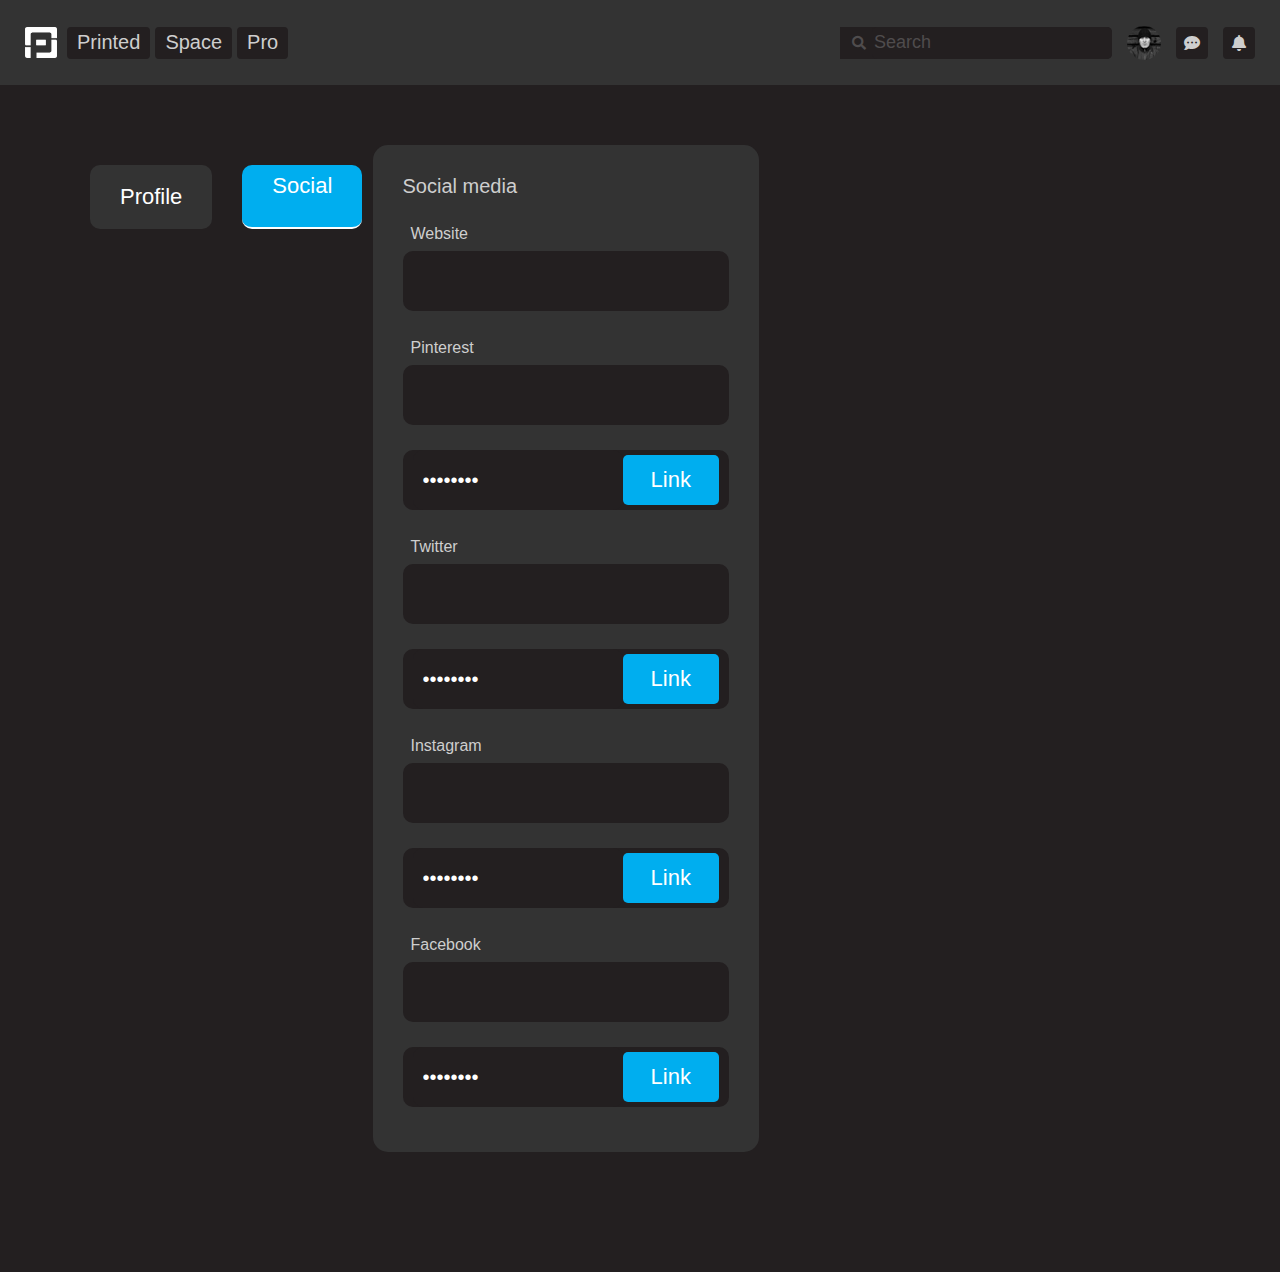
<file: social.html>
<!doctype html>
<html lang="en">

<head>
    <!-- Required meta tags -->
    <meta charset="utf-8">
    <meta name="viewport" content="width=device-width, initial-scale=1, shrink-to-fit=no">
    <link rel="stylesheet" href="https://cdnjs.cloudflare.com/ajax/libs/font-awesome/5.13.0/css/all.min.css">
    <link rel="stylesheet" href="style/bootstrap.min.css">
    <link rel="stylesheet" href="style/owl.carousel.min.css">
    <link rel="stylesheet" href="style/css.css">
    <title>Social</title>
</head>

<body>
    <header class="header">
        <div class="nav-main left">
            <a href="#" class="brand"><img src="images/logo.png" alt=""></a>
            <ul class="link">
                <li class="d-none d-md-block"><a href="#">Printed</a></li>
                <li class="d-none d-md-block"><a href="#">Space</a></li>
                <li class="d-none d-md-block"><a href="#">Pro</a></li>
            </ul>
        </div>
        <div id="nav-icon" class="nav-icon"><span></span>
        </div>
        <div class="nav-main right">
            <div class="search-top d-none d-md-flex">
                <span class="icon"><i class="fas fa-search"></i></span>
                <input type="text" placeholder="Search">
            </div>
            <div class="user-link"><img src="images/user.png" alt="">
                <div class="sub-nav">
                    <ul>
                        <li>
                            <a href="profile.html">Profile</a>
                        </li>
                        <li>
                            <a href="master-statistics.html">Stats</a>
                        </li>
                        <li>
                            <a href="master-payout.html">Payouts</a>
                        </li>
                    </ul>
                    <ul>
                        <li>
                            <a href="#">About</a>
                        </li>
                        <li>
                            <a href="account-alerts.html">Account</a>
                        </li>
                        <li>
                            <a href="#">Support</a>
                        </li>
                    </ul>
                    <ul>
                        <li>
                            <a href="#">Log out</a>
                        </li>
                    </ul>
                </div>
            </div>
            <ul class="link">
                <li>
                    <a  href="chat-message.html" class="icon"><i class="fas fa-comment-dots"></i></a>
                </li>
                <li>
                    <a href="javascript:void(0);" id="callnotibox" class="icon"><i class="fas fa-bell"></i></a>
                </li>
            </ul>
            <div class="noti-box shadow" id="noti-box">
                <div class="head">
                    <h2>NOTIFICATIONS</h2> <a href="#" class="activity">ACTIVITY</a>
                </div>
                <div class="body">
                    <span class="no-noti">No notofications</span>
                    <a href="" class="see-all-noti">See all notofications</a>
                </div>
            </div>
        </div>
        <div class="nav-main mob-nav" id="mob-nav">
            <ul class="link">
                <li><a href="#">Printed</a></li>
                <li><a href="#">Space</a></li>
                <li><a href="#">Pro</a></li>
            </ul>
            <div class="search-top">
                <span class="icon"><i class="fas fa-search"></i></span>
                <input type="text" placeholder="Search">
            </div>
        </div>
    </header>
    <section class="row-profile">
        <div class="container-fluid">
            <div class="row">
                <div class="col-lg-3">
                    <div class="tab-profile">
                        <ul>
                            <li><a href="profile.html">Profile</a></li>
                            <li class="active"><a href="social.html">Social</a></li>
                            <li><a href="#">Security</a></li>
                            <li><a href="account-alerts.html">Alerts</a></li>
                        </ul>
                    </div>
                </div>
                <div class="col-lg-9">
                    <div class="row">
                        <div class="col-md-12 col-lg-6">
                            <div class="form-box">
                                <h3 class="mb-4">Social media</h3>
                                <div class="input-form">
                                    <label for="">Website</label>
                                    <input type="text" name="" id="">
                                </div>
                                <div class="input-form">
                                    <label for="">Pinterest</label>
                                    <input type="text" name="" id="">
                                </div>
                                <div class="input-form">
                                    <div class="multi-field">
                                        <input type="password" name="" id="" value="Password"> <span class="link"><a href="#">Link</a></span></div>
                                </div>
                                <div class="input-form">
                                    <label for="">Twitter</label>
                                    <input type="text" name="" id="">
                                </div>
                                <div class="input-form">
                                    <div class="multi-field">
                                        <input type="password" name="" id="" value="Password"> <span class="link"><a href="#">Link</a></span></div>
                                </div>
                                <div class="input-form">
                                    <label for="">Instagram</label>
                                    <input type="text" name="" id="">
                                </div>
                                <div class="input-form">
                                    <div class="multi-field">
                                        <input type="password" name="" id="" value="Password"> <span class="link"><a href="#">Link</a></span></div>
                                </div>
                                <div class="input-form">
                                    <label for="">Facebook</label>
                                    <input type="text" name="" id="">
                                </div>
                                <div class="input-form">
                                    <div class="multi-field">
                                        <input type="password" name="" id="" value="Password"> <span class="link"><a href="#">Link</a></span></div>
                                </div>
                            </div>
                        </div>
                    </div>
                </div>
            </div>
        </div>
    </section>

    <script src="js/jquery.min.js"></script>
    <script src="js/bootstrap.min.js"></script>
    <script src="js/owl.carousel.min.js"></script>
    <script src="js/main.js"></script>
</body>

</html>
</file>
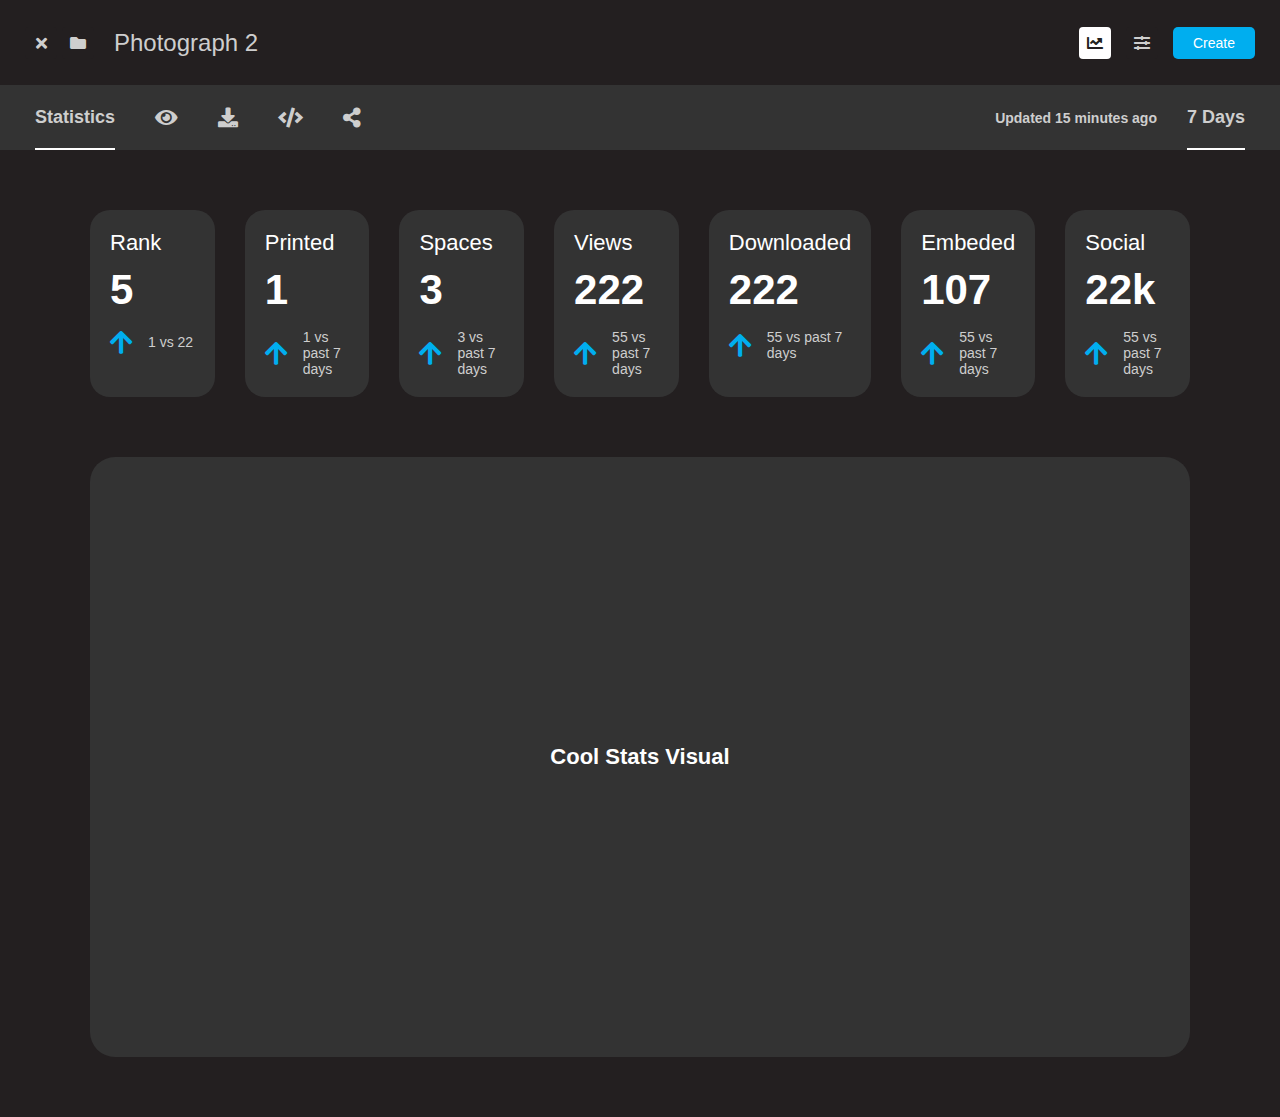
<file: statistics.html>
<!doctype html>
<html lang="en">

<head>
    <!-- Required meta tags -->
    <meta charset="utf-8">
    <meta name="viewport" content="width=device-width, initial-scale=1, shrink-to-fit=no">
    <link rel="stylesheet" href="https://cdnjs.cloudflare.com/ajax/libs/font-awesome/5.13.0/css/all.min.css">
    <link rel="stylesheet" href="style/bootstrap.min.css">
    <link rel="stylesheet" href="style/owl.carousel.min.css">
    <link rel="stylesheet" href="style/css.css">
    <title>Print Space pro - Statistics</title>
</head>

<body>
    <header class="header bg-body">
        <div class="nav-main left">
            <ul class="link">
                <li><a href="#" class="icon"><i class="fas fa-times"></i></a></li>
                <li><a href="#" class="icon"><i class="fas fa-folder"></i></a></li>
            </ul>
            <h3 class="title">Photograph 2</h3>
        </div>
        <div id="nav-icon" class="nav-icon"><span></span>
        </div>
        <div class="nav-main right">
            <ul class="link">
                <li class="active">
                    <a href="statistics.html" class="icon"><i class="fas fa-chart-line"></i></a>
                </li>
                <li>
                    <a href="control-manage.html" class="icon"><i class="fas fa-sliders-h"></i></a>
                </li>
            </ul>
            <div class="header-cta"><a href="create-two-wip.html">Create</a></div>
        </div>
    </header>
    <section class="inner-nav page-meta-top bg-gray">
        <div class="link-row">
            <h2 class="page-title">Statistics</h2>
            <ul class="link-icon">
                <li><a href="#"><i class="fas fa-eye"></i></a></li>
                <li><a href="#"><i class="fas fa-download"></i></a></li>
                <li><a href="#"><i class="fas fa-code"></i></a></li>
                <li><a href="#"><i class="fas fa-share-alt"></i></a></li>
            </ul>
        </div>
        <div class="link-row">
            <div class="updated">Updated 15 minutes ago</div>
            <div class="from">7 Days</div>
        </div>
    </section>
    <section class="stats-wrap">
        <div class="stats-box">
            <div class="row">
                <div class="col">
                    <div class="box">
                        <h3>Rank</h3>
                        <h2>5</h2>
                        <div class="pos"><i class="fas fa-arrow-up"></i><span>1 vs 22</span></div>
                    </div>
                </div>
                <div class="col">
                    <div class="box">
                        <h3>Printed</h3>
                        <h2>1</h2>
                        <div class="pos"><i class="fas fa-arrow-up"></i><span>1 vs past 7 days</span></div>
                    </div>
                </div>
                <div class="col">
                    <div class="box">
                        <h3>Spaces</h3>
                        <h2>3</h2>
                        <div class="pos"><i class="fas fa-arrow-up"></i><span>3 vs past 7 days</span></div>
                    </div>
                </div>
                <div class="col">
                    <div class="box">
                        <h3>Views</h3>
                        <h2>222</h2>
                        <div class="pos"><i class="fas fa-arrow-up"></i><span>55 vs past 7 days</span></div>
                    </div>
                </div>
                <div class="col">
                    <div class="box">
                        <h3>Downloaded</h3>
                        <h2>222</h2>
                        <div class="pos"><i class="fas fa-arrow-up"></i><span>55 vs past 7 days</span></div>
                    </div>
                </div>
                <div class="col">
                    <div class="box">
                        <h3>Embeded</h3>
                        <h2>107</h2>
                        <div class="pos"><i class="fas fa-arrow-up"></i><span>55 vs past 7 days</span></div>
                    </div>
                </div>
                <div class="col">
                    <div class="box">
                        <h3>Social</h3>
                        <h2>22k</h2>
                        <div class="pos"><i class="fas fa-arrow-up"></i><span>55 vs past 7 days</span></div>
                    </div>
                </div>
            </div>
        </div>
        <div class="cool-stats">
            <h6 class="placeholder">Cool Stats Visual</h6>
        </div>
    </section>
    <script src="js/jquery.min.js"></script>
    <script src="js/bootstrap.min.js"></script>
    <script src="js/owl.carousel.min.js"></script>
    <script src="js/main.js"></script>
</body>

</html>
</file>
<file: style/css.css>
.cta{background:#00aeef;border-radius:5px;color:#fff;display:inline-block;font:16px/32px Arial,sans-serif;padding:0 25px;vertical-align:top}.cta:hover{color:#fff;text-decoration:none}.header .nav-main ul li a.icon,.header .icon{-webkit-box-align:center;-ms-flex-align:center;align-items:center;display:-webkit-box;display:-ms-flexbox;display:flex;font-size:14px;height:28px;-webkit-box-pack:center;-ms-flex-pack:center;justify-content:center;width:28px}@media (min-width: 480px){.header .nav-main ul li a.icon,.header .icon{height:32px;width:32px;font-size:16px}}.header{-webkit-box-align:center;-ms-flex-align:center;align-items:center;background:#333;display:-webkit-box;display:-ms-flexbox;display:flex;-webkit-box-pack:justify;-ms-flex-pack:justify;justify-content:space-between;min-height:85px;padding:25px 15px;position:relative;z-index:1000}@media (min-width: 640px){.header{padding:25px}}.header .nav-main{display:-webkit-box;display:-ms-flexbox;display:flex;-webkit-box-align:center;-ms-flex-align:center;align-items:center}.header .nav-main .title{margin:0 0 0 5px;font-size:12px}@media (min-width: 360px){.header .nav-main .title{font-size:14px;margin:0 0 0 10px}}@media (min-width: 480px){.header .nav-main .title{font-size:20px;margin:0 0 0 20px}}@media (min-width: 520px){.header .nav-main .title{font-size:24px}}.header .nav-main ul{display:-webkit-box;display:-ms-flexbox;display:flex;-webkit-box-align:center;-ms-flex-align:center;align-items:center;margin:0;padding:0;list-style:none}.header .nav-main ul li{margin-right:5px}.header .nav-main ul li a{background:#231f20;color:#cecece;text-decoration:none;padding:5px 10px;font:20px/1 Arial,sans-serif;display:block;border-radius:4px;min-height:32px}.header .nav-main ul li a:hover{color:#fff}.header .nav-main ul li a.icon.open{color:#fff}.header .nav-main ul li.active a{color:#fff}.header .nav-main ul li.active a.icon{background:#fff;color:#231f20}.header .nav-main ul li:last-child{margin-right:0}.header .nav-main ul.link-button li a{background:#333;border-radius:5px;color:#fff;display:inline-block;font:12px/32px Arial,sans-serif;padding:0 10px;vertical-align:top;text-decoration:none}@media (min-width: 360px){.header .nav-main ul.link-button li a{font:14px/32px Arial,sans-serif}}@media (min-width: 480px){.header .nav-main ul.link-button li a{padding:0 20px}}.header .nav-main ul.link-button li a:hover{background:#00aeef}.header .nav-main .brand{width:32px;height:32px;margin-right:10px}.header .nav-main .brand img{width:100%}.header .nav-main .search-top{background:#231f20;border:0 none;border-radius:5px;color:#fff;font:16px/1 Arial,sans-serif;height:32px;margin-right:15px;outline:0 none}.header .nav-main .search-top .icon{background:#231f20;color:#4f4c4d;font-size:14px;padding:0 5px 0 10px}.header .nav-main .search-top input[type="text"]{background:#231f20;border:0 none;border-radius:5px;color:#fff;font:18px/1 Arial,sans-serif;height:32px;outline:0 none;width:240px}.header .nav-main .search-top input[type="text"]::-webkit-input-placeholder{color:#4f4c4d;opacity:1}.header .nav-main .search-top input[type="text"]:-ms-input-placeholder{color:#4f4c4d;opacity:1}.header .nav-main .search-top input[type="text"]::-ms-input-placeholder{color:#4f4c4d;opacity:1}.header .nav-main .search-top input[type="text"]::placeholder{color:#4f4c4d;opacity:1}.header .nav-main.right{margin-right:25px}@media (min-width: 370px){.header .nav-main.right{margin-right:30px}}@media (min-width: 768px){.header .nav-main.right{margin-right:0}}.header .nav-main.right li{margin-right:5px}@media (min-width: 370px){.header .nav-main.right li{margin-right:10px}}@media (min-width: 768px){.header .nav-main.right li{margin-right:15px}}.header .nav-main.right .header-cta{margin:0 0 0 5px}@media (min-width: 370px){.header .nav-main.right .header-cta{margin:0 0 0 15px}}.header .nav-main.right .header-cta a{background:#00aeef;border-radius:5px;color:#fff;display:inline-block;font:12px/32px Arial,sans-serif;padding:0 10px;vertical-align:top;text-decoration:none}@media (min-width: 376px){.header .nav-main.right .header-cta a{font:14px/32px Arial,sans-serif}}@media (min-width: 480px){.header .nav-main.right .header-cta a{padding:0 20px}}.header .nav-main.mob-nav{display:none;position:absolute;left:0;top:100%;z-index:100;width:100%;background:#333;padding:20px;border-top:1px solid #231f20}.header .nav-main.mob-nav.open{display:block}.header .nav-main.mob-nav .search-top{margin-top:15px;margin-right:0}.header .user-link{border-radius:50%;display:block;height:34px;margin-right:15px;width:34px;cursor:pointer;position:relative}.header .user-link .sub-nav{position:absolute;top:50px;right:0;display:none;border-radius:10px;background:#231f20;width:150px;-webkit-box-shadow:0 12px 10px 0 #373737;box-shadow:0 12px 10px 0 #373737}.header .user-link .sub-nav ul{-webkit-box-orient:vertical;-webkit-box-direction:normal;-ms-flex-direction:column;flex-direction:column;padding:15px 20px}.header .user-link .sub-nav ul li{margin:0px;width:100%;padding:5px}.header .user-link .sub-nav ul li a{color:#cecece;font:600 14px Arial,sans-serif;padding:0px;min-height:auto;width:100%}.header .user-link .sub-nav ul li a:hover{color:#fff}@media (min-width: 670px){.inner-nav{display:-webkit-box;display:-ms-flexbox;display:flex;-webkit-box-align:center;-ms-flex-align:center;align-items:center;-webkit-box-pack:center;-ms-flex-pack:center;justify-content:center}}.inner-nav .link{display:-webkit-box;display:-ms-flexbox;display:flex;-webkit-box-align:center;-ms-flex-align:center;align-items:center;margin:0;padding:0;list-style:none}.inner-nav .link li{margin:0 20px}.inner-nav .link li a{padding:16px 0;display:block;font:600 14px Arial,sans-serif;color:#cecece;text-decoration:none;border-bottom:2px solid transparent;border-top:2px solid transparent;text-transform:uppercase}.inner-nav .link li a:hover{color:#fff}.inner-nav .link li.active a{color:#fff;border-bottom:2px solid #fff}.inner-nav.page-meta-top{-webkit-box-pack:justify;-ms-flex-pack:justify;justify-content:space-between;padding:0 35px}.inner-nav .link-row{display:-webkit-box;display:-ms-flexbox;display:flex;-webkit-box-align:center;-ms-flex-align:center;align-items:center}.inner-nav .link-row .page-title{padding:20px 0;margin:0 20px 0 0;border-top:2px solid transparent;border-bottom:2px solid #fff;font:600 18px Arial,sans-serif}.inner-nav .link-row .link-icon{display:-webkit-box;display:-ms-flexbox;display:flex;-webkit-box-align:center;-ms-flex-align:center;align-items:center;padding:0;margin:0;list-style:none}.inner-nav .link-row .link-icon li{margin:0 10px;font-size:20px}@media (min-width: 480px){.inner-nav .link-row .link-icon li{margin:0 20px}}.inner-nav .link-row .link-icon li a{color:#cecece}.inner-nav .link-row .link-icon li a:hover{color:#fff}.inner-nav .link-row .payout-link{display:-webkit-box;display:-ms-flexbox;display:flex;-webkit-box-align:center;-ms-flex-align:center;align-items:center;padding:0;margin:0;list-style:none}.inner-nav .link-row .payout-link li{margin:0 10px;font-size:20px;padding:16px 0}@media (min-width: 480px){.inner-nav .link-row .payout-link li{margin:0 20px}}.inner-nav .link-row .payout-link li a{font:600 18px Arial,sans-serif;color:#fff}.inner-nav .link-row .payout-link li a:hover{text-decoration:none}.inner-nav .link-row .payout-link li.active{border-bottom:2px solid #fff}.inner-nav .link-row .updated{color:#cecece;font:600 14px Arial,sans-serif;margin-right:30px}.inner-nav .link-row .from{padding:20px 0;border-top:2px solid transparent;border-bottom:2px solid #fff;font:600 18px Arial,sans-serif}.noti-box{position:absolute;right:20px;background:#231f20;top:calc(100% + 20px);max-width:372px;width:3752px;border-radius:25px 25px 0 0;overflow:hidden;display:none}.noti-box .head{display:-webkit-box;display:-ms-flexbox;display:flex;-webkit-box-align:center;-ms-flex-align:center;align-items:center;-webkit-box-pack:justify;-ms-flex-pack:justify;justify-content:space-between;padding:20px 25px 15px;background:#333;border-bottom:1px solid #5c5c5c}.noti-box .head h2{margin:0;color:#fff;font:600 14px Arial,sans-serif}.noti-box .head .activity{background:#231f20;border-radius:5px;color:#fff;font:600 12px/1 Arial,sans-serif;padding:7px 15px 6px;border-radius:4px;text-decoration:none}.noti-box .body{min-height:575px;position:relative}.noti-box .body .no-noti{display:-webkit-box;display:-ms-flexbox;display:flex;-webkit-box-align:center;-ms-flex-align:center;align-items:center;-webkit-box-pack:center;-ms-flex-pack:center;justify-content:center;padding:45px 0;color:#fff;font:600 14px Arial,sans-serif}.noti-box .body .see-all-noti{position:absolute;left:50%;bottom:20px;-webkit-transform:translateX(-50%);transform:translateX(-50%);color:#fff;font:600 14px Arial,sans-serif;text-decoration:none}.nav-icon span,.nav-icon span:before,.nav-icon span:after{background:#cecece;content:'';display:block;height:3px;position:absolute;-webkit-transition:all 300ms cubic-bezier(0.645, 0.045, 0.355, 1);transition:all 300ms cubic-bezier(0.645, 0.045, 0.355, 1);width:20px}.nav-icon{-webkit-box-align:center;-ms-flex-align:center;align-items:center;cursor:pointer;display:-webkit-box;display:-ms-flexbox;display:flex;height:16px;position:absolute;right:15px;top:50%;-webkit-transform:translateY(-50%);transform:translateY(-50%);width:20px}@media (min-width: 768px){.nav-icon{display:none}}.nav-icon .text{font:700 16px/1 Lato;right:25px;position:absolute;text-transform:uppercase}.nav-icon span:before{top:-8px}.nav-icon span:after{bottom:-8px}.nav-icon.active span{background-color:transparent}.nav-icon.active span:before,.nav-icon.active span:after{top:0}.nav-icon.active span:before{-webkit-transform:rotate(45deg);transform:rotate(45deg)}.nav-icon.active span:after{-webkit-transform:translateY(-8px) rotate(-45deg);transform:translateY(-8px) rotate(-45deg);top:8px}.row-img{padding:10px 10px 5px}@media (min-width: 768px){.row-img{padding:35px 35px 25px}}.row-img .feed-link{display:-webkit-box;display:-ms-flexbox;display:flex;-webkit-box-align:center;-ms-flex-align:center;align-items:center;margin:0 0 20px;padding:0;list-style:none}.row-img .feed-link li{padding:10px}@media (orientation: portrait) and (max-width: 767px){.row-img .feed-link li{width:50%}}@media (orientation: landscape){.row-img .feed-link li{padding:15px;width:auto}}.row-img .feed-link li a{width:100%;position:relative;display:-webkit-box;display:-ms-flexbox;display:flex;-webkit-box-align:center;-ms-flex-align:center;align-items:center;-webkit-box-pack:center;-ms-flex-pack:center;justify-content:center;background:#333;border-radius:25px;text-decoration:none;color:#cecece;font-size:90px}@media (orientation: landscape){.row-img .feed-link li a{font-size:100px;width:190px}}.row-img .feed-link li a:before{content:"";display:block;padding-top:100%}.row-img .feed-link li a:hover{color:#fff}.row-img+.row-img{padding-top:0}.row-img .text{padding:0px 15px}.row-img .head{display:-webkit-box;display:-ms-flexbox;display:flex;-webkit-box-align:end;-ms-flex-align:end;align-items:flex-end;-webkit-box-pack:justify;-ms-flex-pack:justify;justify-content:space-between}.join{display:-webkit-box;display:-ms-flexbox;display:flex;-webkit-box-align:center;-ms-flex-align:center;align-items:center}.join .cross-icon{margin:0 15px;color:#cecece;font-size:22px;line-height:1}.img-slider{padding:25px 0;margin:0 -10px}@media (min-width: 768px){.img-slider{padding:35px 15px;margin:0}}.img-slider .item img{overflow:hidden;border-radius:20px;width:100%}.view-more{margin-top:40px}.img-row{display:-webkit-box;display:-ms-flexbox;display:flex;padding:10px;-webkit-box-pack:center;-ms-flex-pack:center;justify-content:center}@media (min-width: 768px){.img-row{padding:25px}}.img-row .wrap-img{display:-webkit-box;display:-ms-flexbox;display:flex;-ms-flex-wrap:wrap;flex-wrap:wrap}.img-row .img-box{padding:10px;width:100%}@media (min-width: 768px){.img-row .img-box{padding:25px;width:50%}}@media (min-width: 992px){.img-row .img-box{width:33.3333%}}.img-row .img-box .head{-webkit-box-align:center;-ms-flex-align:center;align-items:center;display:-webkit-box;display:-ms-flexbox;display:flex;margin:0 0 20px 0}.img-row .img-box .head .user{height:70px;width:70px;background:#fff;margin-right:20px;border-radius:50%;overflow:hidden}.img-row .img-box .head h3{color:#fff;font-weight:600}.img-row .img-box .head h3 .time{font-size:16px;color:#cecece}.img-row .img-box .head h5{margin:0}.img-row .img-box .img-holder{border-radius:25px;overflow:hidden}.chat-message{padding:40px 15px}@media (min-width: 768px){.chat-message{height:calc(100vh - 85px);padding:50px}}@media (min-width: 992px){.chat-message{padding:60px 90px 30px}}.chat-message .inner-main{min-height:100%;overflow:hidden}@media (min-width: 992px){.chat-message .inner-main{border-radius:20px;display:-webkit-box;display:-ms-flexbox;display:flex}}.chat-message .inner-main .cm-box{background:#333;border-radius:20px}@media (min-width: 992px){.chat-message .inner-main .cm-box{border-radius:0}}.chat-message .inner-main .cm-box .head{display:-webkit-box;display:-ms-flexbox;display:flex;padding:30px 25px 25px;-webkit-box-pack:justify;-ms-flex-pack:justify;justify-content:space-between;border-bottom:1px solid #5c5c5c}.chat-message .inner-main .cm-box .head h2{color:#fff;font:600 22px Arial,sans-serif;margin:0}.chat-message .inner-main .cm-box .body{padding:20px 15px}.chat-message .inner-main .cm-box .body .empty-inbox{text-align:center;padding:50px 0}.chat-message .inner-main .cm-box .body .empty-inbox h3{color:#fff;font:600 22px Arial,sans-serif;margin-bottom:15px}.chat-message .inner-main .cm-box .body .empty-inbox p{color:#cecece;font:600 18px/2 Arial,sans-serif;margin:0}.chat-message .inner-main .cm-box .body .search-chat{-webkit-box-align:center;-ms-flex-align:center;align-items:center;background:#231f20;border-radius:5px;display:-webkit-box;display:-ms-flexbox;display:flex;margin-bottom:10px;overflow:hidden}.chat-message .inner-main .cm-box .body .search-chat .icon{background:#231f20;color:#4f4c4d;font-size:32px;padding:0 15px}.chat-message .inner-main .cm-box .body .search-chat input[type="text"]{background:#231f20;border:0 none;border-radius:5px;color:#fff;-webkit-box-flex:1;-ms-flex-positive:1;flex-grow:1;font:20px/1 Arial,sans-serif;height:55px;outline:0 none;width:240px}.chat-message .inner-main .cm-box .body .search-chat input[type="text"]::-webkit-input-placeholder{color:#4f4c4d;opacity:1}.chat-message .inner-main .cm-box .body .search-chat input[type="text"]:-ms-input-placeholder{color:#4f4c4d;opacity:1}.chat-message .inner-main .cm-box .body .search-chat input[type="text"]::-ms-input-placeholder{color:#4f4c4d;opacity:1}.chat-message .inner-main .cm-box .body .search-chat input[type="text"]::placeholder{color:#4f4c4d;opacity:1}.chat-message .inner-main .cm-box .body .chat-type{display:-webkit-box;display:-ms-flexbox;display:flex;list-style:none;margin:25px 0;padding:0}.chat-message .inner-main .cm-box .body .chat-type li{margin:0 20px 0 0}.chat-message .inner-main .cm-box .body .chat-type li a{color:#cecece;font:600 16px Arial,sans-serif;text-decoration:none}.chat-message .inner-main .cm-box .body .chat-type li.active a{color:#fff}.chat-message .inner-main .cm-box .body .chatted-box{-webkit-box-align:center;-ms-flex-align:center;align-items:center;display:-webkit-box;display:-ms-flexbox;display:flex;margin:0 0 20px 0}.chat-message .inner-main .cm-box .body .chatted-box .user{height:70px;width:70px;background:#fff;margin-right:20px;border-radius:50%;overflow:hidden}.chat-message .inner-main .cm-box .body .chatted-box h3{color:#fff;font-weight:600}.chat-message .inner-main .cm-box .body .chatted-box h3 .time{font-size:16px;color:#cecece}.chat-message .inner-main .cm-box .body .chatted-box h5{margin:0}@media (min-width: 992px){.chat-message .inner-main .cm-box.message-box{width:40%;-webkit-box-flex:0;-ms-flex:0 0 40%;flex:0 0 40%;border-right:1px solid #5c5c5c}}.chat-message .inner-main .cm-box.chat-box{margin-top:40px}@media (min-width: 992px){.chat-message .inner-main .cm-box.chat-box{margin-top:0;width:60%;-webkit-box-flex:0;-ms-flex:0 0 60%;flex:0 0 60%}}.manage-row .text-box .control-setting .opt .switch,.pro-box .box-button .switch,.row-profile .form-box .input-form .skills-box .opt .switch,.row-profile .form-box .control-setting .opt .switch{position:relative;display:inline-block;width:64px;height:32px;margin:0 0 0 20px}.manage-row .text-box .control-setting .opt .switch input,.pro-box .box-button .switch input,.row-profile .form-box .input-form .skills-box .opt .switch input,.row-profile .form-box .control-setting .opt .switch input{opacity:0;width:0;height:0}.manage-row .text-box .control-setting .opt .switch input:focus+.slider,.pro-box .box-button .switch input:focus+.slider,.row-profile .form-box .input-form .skills-box .opt .switch input:focus+.slider,.row-profile .form-box .control-setting .opt .switch input:focus+.slider{-webkit-box-shadow:0 0 1px #2196F3;box-shadow:0 0 1px #2196F3}.manage-row .text-box .control-setting .opt .switch input:checked+.slider:before,.pro-box .box-button .switch input:checked+.slider:before,.row-profile .form-box .input-form .skills-box .opt .switch input:checked+.slider:before,.row-profile .form-box .control-setting .opt .switch input:checked+.slider:before{background:#00aeef;-webkit-transform:translateX(32px);transform:translateX(32px)}.manage-row .text-box .control-setting .opt .switch .slider,.pro-box .box-button .switch .slider,.row-profile .form-box .input-form .skills-box .opt .switch .slider,.row-profile .form-box .control-setting .opt .switch .slider{position:absolute;cursor:pointer;top:0;left:0;right:0;bottom:0;background-color:#fff;-webkit-transition:.4s;transition:.4s;border-radius:5px}.manage-row .text-box .control-setting .opt .switch .slider:before,.pro-box .box-button .switch .slider:before,.row-profile .form-box .input-form .skills-box .opt .switch .slider:before,.row-profile .form-box .control-setting .opt .switch .slider:before{background:#231f20;border-radius:4px;bottom:0;content:"";height:32px;left:0;position:absolute;-webkit-transition:.2s;transition:.2s;width:32px}.manage-row{display:none;margin:0 auto;max-width:820px;padding:40px 0}.manage-row .top-actions{background:#333;border-radius:20px}.manage-row .top-actions ul{margin:0;list-style:none;display:-webkit-box;display:-ms-flexbox;display:flex;padding:20px}.manage-row .top-actions ul li{margin:0 20px;font-size:30px}.manage-row .top-actions ul li a{color:#cecece}.manage-row .top-actions ul li a:hover{color:#fff;text-decoration:none}.manage-row .top-actions ul li.active a{color:#fff;text-decoration:none}.manage-row .text-box{background:#333;border-radius:20px;margin:25px 0;padding:35px 40px;min-height:500px}.manage-row .text-box h3{font-size:18px;font-weight:600}.manage-row .text-box .control-setting{display:-webkit-box;display:-ms-flexbox;display:flex;-webkit-box-align:center;-ms-flex-align:center;align-items:center;-webkit-box-pack:justify;-ms-flex-pack:justify;justify-content:space-between;margin:0 0 30px 0}.manage-row .text-box .control-setting .opt{display:-webkit-box;display:-ms-flexbox;display:flex;-webkit-box-align:center;-ms-flex-align:center;align-items:center}.manage-row .text-box .control-setting .opt .icon{color:#fff;font-size:26px;line-height:1}.manage-row .text-box .control-setting .opt h3{margin:0;color:#cecece;font:12px Arial,sans-serif}@media (min-width: 360px){.manage-row .text-box .control-setting .opt h3{font:16px Arial,sans-serif}}@media (min-width: 480px){.manage-row .text-box .control-setting .opt h3{font:18px Arial,sans-serif}}.manage-row .text-box .control-setting .opt .switch{margin:0 0 0 20px}@media (min-width: 480px){.manage-row .text-box .control-setting .opt .switch{margin:0 0 0 40px}}.manage-row .text-box .control-setting .opt.left .icon{width:28px;margin-right:10px}.manage-row .text-box .control-setting .opt.right .icon{color:#000;font-size:24px;width:10px;margin-left:10px}@media (min-width: 360px){.manage-row .text-box .control-setting .opt.right .icon{margin-left:20px}}.manage-row .text-box .control-setting textarea{width:100%;height:150px;background:none;border:0 none;resize:none;color:#fff;font:18px Arial,sans-serif;margin:0 25px 0 40px}.manage-row .text-box .control-setting textarea::-webkit-input-placeholder{color:#cecece;opacity:1}.manage-row .text-box .control-setting textarea:-ms-input-placeholder{color:#cecece;opacity:1}.manage-row .text-box .control-setting textarea::-ms-input-placeholder{color:#cecece;opacity:1}.manage-row .text-box .control-setting textarea::placeholder{color:#cecece;opacity:1}.manage-row .bottom-actions{background:#333;border-radius:20px;display:-webkit-box;display:-ms-flexbox;display:flex;-webkit-box-align:center;-ms-flex-align:center;align-items:center;padding:25px 35px;-webkit-box-pack:justify;-ms-flex-pack:justify;justify-content:space-between}.manage-row .bottom-actions .confirm{color:#cecece;font:16px Arial,sans-serif;display:-webkit-box;display:-ms-flexbox;display:flex}.manage-row .bottom-actions .confirm i{color:#fff;margin-right:15px}.manage-row .bottom-actions .confirm a{text-decoration:none;color:#00aeef;margin:0 0 0 6px}.manage-row .bottom-actions .update{display:-webkit-box;display:-ms-flexbox;display:flex;-webkit-box-align:center;-ms-flex-align:center;align-items:center}.manage-row .bottom-actions .update span{color:#888;font:14px Arial,sans-serif;margin-right:20px}.manage-row .bottom-actions .update .cta{padding:0 20px}.pro-box{background:#333;border-radius:15px;margin:25px 0;padding:25px;display:-webkit-box;display:-ms-flexbox;display:flex;-webkit-box-align:center;-ms-flex-align:center;align-items:center;-webkit-box-pack:justify;-ms-flex-pack:justify;justify-content:space-between}.pro-box h2{font:600 28px Arial,sans-serif}.pro-box .text .list{display:-webkit-box;display:-ms-flexbox;display:flex;-webkit-box-align:center;-ms-flex-align:center;align-items:center;margin:0;padding:0;list-style:none}.pro-box .text .list li{margin:10px 25px 0 0;color:#cecece;font:600 16px Arial,sans-serif}.pro-box .text .list li i{color:#fff;margin-right:5px}.pro-box .text .list li i.blue{color:#00aeef}.pro-box .user-box{-webkit-box-align:center;-ms-flex-align:center;align-items:center;display:-webkit-box;display:-ms-flexbox;display:flex}.pro-box .user-box .user{height:70px;width:70px;background:#fff;margin-right:20px;border-radius:50%;overflow:hidden}.pro-box .user-box h3{color:#fff;font-weight:600}.pro-box .user-box h3 .time{font-size:16px;color:#cecece}.pro-box .user-box h5{margin:0}.pro-box .box-button{display:-webkit-box;display:-ms-flexbox;display:flex;-webkit-box-align:center;-ms-flex-align:center;align-items:center}.pro-box .box-button h6{margin:0;font:600 16px Arial,sans-serif}.pro-box .box-button .split{display:-webkit-box;display:-ms-flexbox;display:flex;-webkit-box-align:center;-ms-flex-align:center;align-items:center;margin:0 0 0 20px;padding:0;list-style:none}.pro-box .box-button .split li{padding:5px 10px;color:#020202;background:#fff;border-radius:4px;font:600 20px/1 Arial,sans-serif;margin-right:10px}.pro-box .box-button .split li.colon{padding:0;font-size:16px;background:none;color:#cecece}.pro-box .box-button .split li:last-child{margin-right:0}.pro-box.top{display:block;margin-top:0}.pro-box.top .box-button{margin-top:20px;-webkit-box-pack:end;-ms-flex-pack:end;justify-content:flex-end}.pro-box.bottom{display:block}.pro-box.bottom .top-link{display:-webkit-box;display:-ms-flexbox;display:flex;-webkit-box-pack:justify;-ms-flex-pack:justify;justify-content:space-between;-webkit-box-align:center;-ms-flex-align:center;align-items:center}.pro-box.bottom .top-link .link-opt{margin:0;padding:0;list-style:none;display:-webkit-box;display:-ms-flexbox;display:flex;-webkit-box-align:center;-ms-flex-align:center;align-items:center}.pro-box.bottom .top-link .link-opt li{margin-right:30px}.pro-box.bottom .top-link .link-opt li a{color:#cecece;font:600 16px Arial,sans-serif;text-decoration:none}.pro-box.bottom .top-link .link-opt li a:hover{color:#fff}.pro-box.bottom .top-link .link-opt li.active a{color:#fff}.pro-box.bottom .link-opt-list{margin:0;padding:0;list-style:none}.pro-box.bottom .link-opt-list li{margin:15px 0 0 0;display:-webkit-box;display:-ms-flexbox;display:flex;-webkit-box-align:center;-ms-flex-align:center;align-items:center;-webkit-box-pack:justify;-ms-flex-pack:justify;justify-content:space-between}.pro-box.bottom .link-opt-list li .text{color:#cecece;font:600 16px Arial,sans-serif}.pro-box.bottom .link-opt-list li .text i{margin-right:15px;color:#fff}.pro-box.bottom .link-opt-list li .text i.blue{color:#00aeef}.pro-box.bottom .link-opt-list li .text a{color:#00aeef;text-decoration:none}.pro-box.bottom .link-opt-list li .menu a{color:#000;font-size:24px}.pro-box.bottom .link-opt-list li.down .text{color:#6f6f70}.pro-box.bottom .link-opt-list li.down .text a{color:#2d556b}.stats-wrap{padding:60px 90px}.stats-wrap .col{margin-bottom:30px}.stats-wrap .box{background:#333;border-radius:20px;height:100%;padding:20px}.stats-wrap .box h3{color:#fff;font:22px Arial,sans-serif}.stats-wrap .box h2{font:600 42px Arial,sans-serif;color:#fff}.stats-wrap .box .pos{-webkit-box-align:center;-ms-flex-align:center;align-items:center;display:-webkit-box;display:-ms-flexbox;display:flex;margin-top:15px}.stats-wrap .box .pos i{color:#00aeef;font-size:26px;margin-right:15px}.stats-wrap .box .pos span{font:14px Arial,sans-serif;color:#cecece}.cool-stats{margin:30px 0 0 0;border-radius:25px;background:#333;padding:25px;min-height:600px;position:relative}.cool-stats .placeholder{position:absolute;left:50%;top:50%;margin:0;-webkit-transform:translate(-50%, -50%);transform:translate(-50%, -50%);color:#fff;font:600 22px Arial,sans-serif}.payout-wrap{padding:40px 30px}@media (min-width: 768px){.payout-wrap{padding:40px 50px}}.payout-wrap .payout-box .col-md-4{margin-bottom:30px}.payout-wrap .support-box .col-md-4{margin-bottom:30px}.payout-wrap .setup-box{padding:16px 20px;margin-bottom:40px;border-radius:10px}@media (min-width: 670px){.payout-wrap .setup-box{display:-webkit-box;display:-ms-flexbox;display:flex;-webkit-box-align:center;-ms-flex-align:center;align-items:center}}.payout-wrap .setup-box h3{font:600 18px Arial,sans-serif;color:#fff;margin:0px}.payout-wrap .setup-box h3 a{text-decoration:none;color:#00aeef}.payout-wrap .setup-box h3 a i{font-size:26px;margin-right:15px;color:#00aeef}.payout-wrap .box{background:#333;border-radius:10px;height:100%;padding:20px}.payout-wrap .box h3{color:#fff;font:22px Arial,sans-serif}.payout-wrap .box h2{font:600 42px Arial,sans-serif;color:#fff}.payout-wrap .box p{color:#fff;font:18px Arial,sans-serif;margin:0px}.payout-wrap .box p a{text-decoration:none;color:#00aeef}.payout-wrap .box .pos{display:-webkit-box;display:-ms-flexbox;display:flex;-webkit-box-align:center;-ms-flex-align:center;align-items:center;margin-top:15px}.payout-wrap .box .pos i{font-size:26px;margin-right:15px;color:#00aeef}.payout-wrap .box .pos span{font:14px Arial,sans-serif;color:#cecece}.payouts{margin:30px 0;padding:25px;min-height:300px;position:relative}.payouts .placeholder{position:absolute;left:50%;top:50%;margin:0;-webkit-transform:translate(-50%, -50%);transform:translate(-50%, -50%);text-align:center}.payouts .placeholder h6{color:#fff;font:600 22px Arial,sans-serif}.payouts .placeholder p{color:#fff;font:16px Arial,sans-serif;margin:0px}.wrap-create{background:#2e2e2e}@media (min-width: 768px){.wrap-create{display:-webkit-box;display:-ms-flexbox;display:flex}}.wrap-create .create-img{-webkit-box-flex:0;-ms-flex:0 0 300px;flex:0 0 300px;padding:40px;width:100%}@media (min-width: 768px){.wrap-create .create-img{width:300px}}.wrap-create .create-img .box{background:#231f20;border-radius:10px;padding:20px;margin-bottom:40px}.wrap-create .create-img .box h3{color:#fff;font:22px Arial,sans-serif}.wrap-create .create-img .box h2{font:600 42px Arial,sans-serif;color:#fff}.wrap-create .create-img .box .icon{color:#231f20;background:#fff;width:24px;height:24px;display:-webkit-box;display:-ms-flexbox;display:flex;-webkit-box-align:center;-ms-flex-align:center;align-items:center;-webkit-box-pack:center;-ms-flex-pack:center;justify-content:center;font-size:16px;border-radius:4px}.wrap-create .create-img .box .pos{display:-webkit-box;display:-ms-flexbox;display:flex;-webkit-box-align:center;-ms-flex-align:center;align-items:center;margin-top:15px}.wrap-create .create-img .box .pos i{font-size:26px;margin-right:15px;color:#39b54a}.wrap-create .create-img .box .pos span{font:14px Arial,sans-serif;color:#cecece}.wrap-create .create-img .img-bar{margin-bottom:-25px}.wrap-create .create-img .img-bar .image{opacity:0.3;border-radius:10px;overflow:hidden;margin-bottom:20px}.wrap-create .create-img .img-bar .image img{width:100%}.wrap-create .create-img .img-bar .image:hover{opacity:1;cursor:pointer}.wrap-create .create-img .img-bar .image.selected{opacity:1;-webkit-box-shadow:0 0 0 5px #00aeef;box-shadow:0 0 0 5px #00aeef}.wrap-create .img-edit{-webkit-box-flex:1;-ms-flex-positive:1;flex-grow:1;padding:40px;background:#333;display:-webkit-box;display:-ms-flexbox;display:flex;-webkit-box-pack:center;-ms-flex-pack:center;justify-content:center;-webkit-box-align:center;-ms-flex-align:center;align-items:center}.wrap-create .img-edit .selected-image{overflow:hidden;border-radius:20px}.wrap-create .img-edit .selected-image img{width:100%}.wrap-create .img-settings{-webkit-box-flex:0;-ms-flex:0 0 330px;flex:0 0 330px;width:100%}@media (min-width: 768px){.wrap-create .img-settings{width:330px}}.wrap-create .img-settings .img-edit-list{padding:10px 20px}.wrap-create .img-settings .img-edit-list ul{display:-webkit-box;display:-ms-flexbox;display:flex;list-style:none;margin:0;padding:0;-webkit-box-align:center;-ms-flex-align:center;align-items:center;-webkit-box-pack:justify;-ms-flex-pack:justify;justify-content:space-between}.wrap-create .img-settings .img-edit-list ul li{font-size:26px}.wrap-create .img-settings .img-edit-list ul li a{color:#555}.wrap-create .img-settings .img-edit-list ul li.active a{color:#fff}.wrap-create .img-settings .edit-adjust{padding:20px}.wrap-create .img-settings .edit-adjust .adjust{display:-webkit-box;display:-ms-flexbox;display:flex;-webkit-box-align:center;-ms-flex-align:center;align-items:center;margin-bottom:25px}.wrap-create .img-settings .edit-adjust .adjust .icon{width:40px;font-size:24px}.wrap-create .img-settings .edit-adjust .adjust .range{position:relative;display:-webkit-box;display:-ms-flexbox;display:flex;-webkit-box-align:center;-ms-flex-align:center;align-items:center;-webkit-box-flex:1;-ms-flex-positive:1;flex-grow:1}.wrap-create .img-settings .edit-adjust .adjust .range input[type='range']{position:relative;z-index:100;height:10px;outline:none;margin:0;padding:0;width:100%;background:#fff;-webkit-appearance:none;-moz-appearance:none;appearance:none;border-radius:0}.wrap-create .img-settings .edit-adjust .adjust .range input[type='range']::-webkit-slider-thumb{position:relative;-webkit-appearance:none;appearance:none;width:30px;height:30px;background:#00aeef;border:0 none;border-radius:5px;cursor:pointer;z-index:5000;-webkit-transition:background 0.3s ease-in-out;transition:background 0.3s ease-in-out}.wrap-create .img-settings .edit-adjust .adjust .range input[type='range']::-moz-range-track{background:transparent}.wrap-create .img-settings .edit-adjust .adjust .range input[type='range']::-moz-range-thumb{position:relative;-moz-appearance:none;appearance:none;width:30px;height:30px;background:#00aeef;border:0 none;border-radius:5px;cursor:pointer;z-index:5000;-webkit-transition:background 0.3s ease-in-out;transition:background 0.3s ease-in-out}.wrap-create .img-settings .edit-adjust .adjust .range .fill{position:absolute;top:0;height:10px;width:0%;background:#00aeef;z-index:100}.wrap-create .img-settings .edit-adjust .adjust .count{background:#333;color:#fff;width:56px;font:14px/1 Arial,sans-serif;height:32px;border-radius:4px;display:-webkit-box;display:-ms-flexbox;display:flex;-webkit-box-align:center;-ms-flex-align:center;align-items:center;-webkit-box-pack:center;-ms-flex-pack:center;justify-content:center;-webkit-box-flex:0;-ms-flex:0 0 56px;flex:0 0 56px;margin:0 0 0 10px}.row-profile{padding:60px 20px}@media (min-width: 768px){.row-profile{padding:60px}}.row-profile .tab-profile{max-width:100%}@media (min-width: 992px){.row-profile .tab-profile{max-width:260px}}.row-profile .tab-profile ul{margin:0;padding:0;list-style:none}.row-profile .tab-profile ul li{margin-bottom:15px}.row-profile .tab-profile ul li a{-webkit-box-align:center;-ms-flex-align:center;align-items:center;background:#333;border-radius:10px;color:#fff;display:-webkit-box;display:-ms-flexbox;display:flex;font:22px/1 Arial,sans-serif;height:64px;padding:0 20px;text-decoration:none}@media (min-width: 768px){.row-profile .tab-profile ul li a{padding:0 30px}}.row-profile .tab-profile ul li.active a{background:#00aeef}@media (min-width: 992px){.row-profile .tab-profile ul li:last-child{margin-bottom:0}}.row-profile .form-box{background:#333;border-radius:15px;margin-bottom:60px;padding:20px}@media (min-width: 768px){.row-profile .form-box{padding:30px}}.row-profile .form-box .user-pic .user{border-radius:50%;background:#fff;height:125px;margin:0 auto;overflow:hidden;width:125px}.row-profile .form-box .user-pic .view-more{margin-bottom:20px;margin-top:20px}.row-profile .form-box .user-pic .view-more a{font:22px/1.4 Arial,sans-serif;padding:10px 20px;min-width:175px}.row-profile .form-box .required{margin-top:30px;text-align:right;color:#cecece;font:16px Arial,sans-serif;margin-bottom:15px}.row-profile .form-box .input-form{margin:0 0 25px 0}.row-profile .form-box .input-form label{color:#cecece;font:16px Arial,sans-serif;margin:0 0 8px 8px}.row-profile .form-box .input-form input[type="text"],.row-profile .form-box .input-form input[type="email"],.row-profile .form-box .input-form input[type="password"]{width:100%;background:#231f20;height:60px;border-radius:10px;border:0 none;color:#fff;font:20px Arial,sans-serif;padding:0 20px}.row-profile .form-box .input-form input[type="text"]:focus,.row-profile .form-box .input-form input[type="email"]:focus,.row-profile .form-box .input-form input[type="password"]:focus{outline:0 none}.row-profile .form-box .input-form input[type="text"]::-webkit-input-placeholder,.row-profile .form-box .input-form input[type="email"]::-webkit-input-placeholder,.row-profile .form-box .input-form input[type="password"]::-webkit-input-placeholder{color:#fff;opacity:1}.row-profile .form-box .input-form input[type="text"]:-ms-input-placeholder,.row-profile .form-box .input-form input[type="email"]:-ms-input-placeholder,.row-profile .form-box .input-form input[type="password"]:-ms-input-placeholder{color:#fff;opacity:1}.row-profile .form-box .input-form input[type="text"]::-ms-input-placeholder,.row-profile .form-box .input-form input[type="email"]::-ms-input-placeholder,.row-profile .form-box .input-form input[type="password"]::-ms-input-placeholder{color:#fff;opacity:1}.row-profile .form-box .input-form input[type="text"]::placeholder,.row-profile .form-box .input-form input[type="email"]::placeholder,.row-profile .form-box .input-form input[type="password"]::placeholder{color:#fff;opacity:1}.row-profile .form-box .input-form textarea{width:100%;background:#231f20;border-radius:10px;border:0 none;color:#fff;font:20px Arial,sans-serif;padding:10px 20px}.row-profile .form-box .input-form textarea:focus{outline:0 none}.row-profile .form-box .input-form textarea::-webkit-input-placeholder{color:#fff;opacity:1}.row-profile .form-box .input-form textarea:-ms-input-placeholder{color:#fff;opacity:1}.row-profile .form-box .input-form textarea::-ms-input-placeholder{color:#fff;opacity:1}.row-profile .form-box .input-form textarea::placeholder{color:#fff;opacity:1}.row-profile .form-box .input-form .number{-webkit-box-align:center;-ms-flex-align:center;align-items:center;background:#231f20;border-radius:10px;display:-webkit-box;display:-ms-flexbox;display:flex}.row-profile .form-box .input-form .number .map{width:60px;padding:15px;height:60px;display:-webkit-box;display:-ms-flexbox;display:flex;-webkit-box-align:center;-ms-flex-align:center;align-items:center;-webkit-box-pack:center;-ms-flex-pack:center;justify-content:center;-webkit-box-flex:0;-ms-flex:0 0 60px;flex:0 0 60px}.row-profile .form-box .input-form .number .map img{width:100%;border:1px solid #e1e1e1}.row-profile .form-box .input-form .number input{-webkit-box-flex:1;-ms-flex-positive:1;flex-grow:1;padding-left:0}.row-profile .form-box .input-form:last-child{margin-bottom:0}.row-profile .form-box .input-form .inline-radio{display:-webkit-box;display:-ms-flexbox;display:flex;-ms-flex-wrap:wrap;flex-wrap:wrap;margin:5px 0 60px 10px;margin-bottom:60px;margin-top:10px}.row-profile .form-box .input-form .inline-radio .radio-input{cursor:pointer;font:22px/30px Arial,sans-serif;margin:0 30px 0 0;padding-left:40px;position:relative;-webkit-user-select:none;-moz-user-select:none;-ms-user-select:none;user-select:none}.row-profile .form-box .input-form .inline-radio .radio-input .checkmark{position:absolute;top:0;left:0;height:30px;width:30px;background-color:#eee;border-radius:50%}.row-profile .form-box .input-form .inline-radio .radio-input:hover input ~ .checkmark{background-color:#ccc}.row-profile .form-box .input-form .inline-radio .radio-input input{position:absolute;opacity:0;cursor:pointer}.row-profile .form-box .input-form .inline-radio .radio-input input:checked ~ .checkmark{background-color:#00aeef;border:2px solid #fff}.row-profile .form-box .input-form .tagsin{-webkit-box-align:center;-ms-flex-align:center;align-items:center;background:#231f20;border-radius:10px;display:-webkit-box;display:-ms-flexbox;display:flex;padding:0px 10px}.row-profile .form-box .input-form .tagsin .value{-webkit-box-align:center;-ms-flex-align:center;align-items:center;cursor:pointer;display:-webkit-box;display:-ms-flexbox;display:flex;height:50px;-webkit-box-pack:center;-ms-flex-pack:center;justify-content:center;padding:0px 10px;width:50px}.row-profile .form-box .input-form .tagsin .value i{color:#fff;font-size:20px;margin:0px}.row-profile .form-box .input-form .tagsin .plus-icon{padding:15px;display:-webkit-box;display:-ms-flexbox;display:flex;-webkit-box-align:center;-ms-flex-align:center;align-items:center;-webkit-box-pack:center;-ms-flex-pack:center;justify-content:center;-webkit-box-flex:0;-ms-flex:0 0 50px;flex:0 0 50px;border-radius:5px;background-color:#00aeef;width:50px;height:50px;color:#fff}.row-profile .form-box .input-form .tagsin .plus-icon img{max-width:100%;cursor:pointer}.row-profile .form-box .input-form .tagsin input{-webkit-box-flex:1;-ms-flex-positive:1;flex-grow:1;padding:0 10px}.row-profile .form-box .input-form .multi-field{-webkit-box-align:center;-ms-flex-align:center;align-items:center;background:#231f20;border-radius:10px;display:-webkit-box;display:-ms-flexbox;display:flex;padding:0px 10px;margin:0 0 15px 0}.row-profile .form-box .input-form .multi-field .value{padding:0px 10px;width:50px;height:50px;display:-webkit-box;display:-ms-flexbox;display:flex;-webkit-box-align:center;-ms-flex-align:center;align-items:center;-webkit-box-pack:center;-ms-flex-pack:center;justify-content:center}.row-profile .form-box .input-form .multi-field .value p{color:#fff;font:20px Arial,sans-serif;margin:0px}.row-profile .form-box .input-form .multi-field .link{padding:15px;display:-webkit-box;display:-ms-flexbox;display:flex;-webkit-box-align:center;-ms-flex-align:center;align-items:center;-webkit-box-pack:center;-ms-flex-pack:center;justify-content:center;-webkit-box-flex:0;-ms-flex:0 0 96px;flex:0 0 96px;border-radius:5px;background-color:#00aeef;width:96px;height:50px;color:#fff}.row-profile .form-box .input-form .multi-field .link a{font:22px Arial,sans-serif;color:#fff;text-decoration:none}.row-profile .form-box .input-form .multi-field input{-webkit-box-flex:1;-ms-flex-positive:1;flex-grow:1;padding:0 10px}.row-profile .form-box .input-form .skills-box{-webkit-box-align:center;-ms-flex-align:center;align-items:center;background:#231f20;border-radius:10px;display:-webkit-box;display:-ms-flexbox;display:flex;padding:0px 10px;margin:0 0 25px 0}.row-profile .form-box .input-form .skills-box .opt{display:-webkit-box;display:-ms-flexbox;display:flex;-webkit-box-align:center;-ms-flex-align:center;align-items:center}.row-profile .form-box .input-form .skills-box .opt .switch{margin:0px}.row-profile .form-box .input-form .skills-box .opt .switch .slider:before{background:#333}.row-profile .form-box .input-form .view-more button.cta{font:22px/1.4 Arial,sans-serif;padding:10px 20px;min-width:175px;border:none;-webkit-box-shadow:none;box-shadow:none;outline:none}.row-profile .form-box .account-link{margin-top:45px}.row-profile .form-box .account-link p{color:#cecece;font:18px Arial,sans-serif;padding:0 10px}.row-profile .form-box .account-link img{max-width:100%}.row-profile .form-box .deactivate{margin-top:60px}.row-profile .form-box .deactivate h3{padding:0 10px}.row-profile .form-box .deactivate p{color:#cecece;font:18px/1.5 Arial,sans-serif}.row-profile .form-box .deactivate a{font:18px/1.5 Arial,sans-serif;color:#00aeef;text-align:center;border-radius:5px;border:4px solid #00aeef;width:100%;height:50px;display:-webkit-box;display:-ms-flexbox;display:flex;-webkit-box-align:center;-ms-flex-align:center;align-items:center;-webkit-box-pack:center;-ms-flex-pack:center;justify-content:center;text-decoration:none;margin:30px 0 0}@media (min-width: 1100px){.row-profile .form-box .deactivate a{width:262px;font:22px/1.5 Arial,sans-serif}}.row-profile .row{margin-left:-30px;margin-right:-30px}.row-profile .row [class*="col-"]{padding-left:30px;padding-right:30px}.profile-meta{text-align:center;padding:90px 15px}.profile-meta .user-pic{border-radius:50%;display:inline-block;margin-bottom:15px;overflow:hidden;vertical-align:top;width:125px}.profile-meta .user-name{font-size:42px;margin:0}.tab-profile{text-align:center}.tab-profile ul{display:-webkit-inline-box;display:-ms-inline-flexbox;display:inline-flex;list-style:none;-webkit-box-pack:center;-ms-flex-pack:center;justify-content:center;margin:0;padding:0;position:relative}.tab-profile ul li{font:18px Arial,sans-serif;padding:20px 15px;position:relative}.tab-profile ul li a{color:#cecece}.tab-profile ul li a:hover{color:#fff;text-decoration:none}.tab-profile ul li.icon{color:#fff;font-size:16px;left:-40px;position:absolute}.tab-profile ul li.active{padding-bottom:0}.tab-profile ul li.active a{color:#fff;border-bottom:2px solid #fff;padding-bottom:20px}.profile-gallery{padding:0 40px 40px}.profile-gallery .title{color:rgba(255,255,255,0.2);font:18px/1.15 Arial,sans-serif;margin:0;padding:25px 15px}.profile-gallery .info{display:-webkit-box;display:-ms-flexbox;display:flex;margin-top:20px}.profile-gallery .info .heading{-webkit-box-flex:1;-ms-flex-positive:1;flex-grow:1}.profile-gallery .info .heading h2{font-size:22px;color:#fff;white-space:nowrap}.profile-gallery .info .heading h2 .time{color:#cecece;font-size:16px;margin:0 0 0 10px}.profile-gallery .info .heading .meta{font-size:16px}.profile-gallery .info .img-option{margin:0 0 0 10px}.profile-gallery .info .img-option ul{display:-webkit-box;display:-ms-flexbox;display:flex;list-style:none;margin:0;padding:0}.profile-gallery .info .img-option ul li{width:75px;border-radius:50%;overflow:hidden;border:1px solid #231f20;margin-left:-40px}.profile-gallery .img{margin:20px 0 40px;overflow:hidden;border-radius:35px}.profile-gallery:nth-child(2n){background:#333}.profile-gallery:nth-child(2n) .info .img-option ul li{border-color:#333}.profile-gallery [class*="container-"]{padding-left:40px;padding-right:40px}.profile-gallery [class*="container-"] .row{margin-left:-40px;margin-right:-40px}.profile-gallery [class*="container-"] .row [class*="col-"]{padding-left:40px;padding-right:40px}.row-profile .form-box .control-setting{display:-webkit-box;display:-ms-flexbox;display:flex;-webkit-box-pack:justify;-ms-flex-pack:justify;justify-content:space-between;margin:0 0 50px 0}.row-profile .form-box .control-setting .opt h3{color:#fff;font:16px Arial,sans-serif}@media (min-width: 480px){.row-profile .form-box .control-setting .opt h3{font:20px Arial,sans-serif}}.row-profile .form-box .control-setting .opt h4{font:18px Arial,sans-serif;color:#cecece;margin:0px}@media (min-width: 480px){.row-profile .form-box .control-setting .opt h4{font:22px Arial,sans-serif}}.row-profile .form-box .control-setting .opt p{font:14px Arial,sans-serif;color:#cecece;margin:0px}.row-profile .form-box .control-setting .opt .switch{margin:0 0 0 20px}@media (min-width: 768px){.row-profile .form-box .control-setting .opt .switch{margin:0 0 0 40px}}.row-profile .form-box hr.bar{width:calc(100% - 0px);margin:25px 0px}@media (min-width: 768px){.row-profile .form-box hr.bar{margin:50px 0px}}h2{font:32px Arial,sans-serif;margin-bottom:10px}h2.wht{color:#fff}h3{font:20px Arial,sans-serif;margin-bottom:10px}h3 strong{font-weight:600}h3.wht{color:#fff}h4{font:14px Arial,sans-serif;margin-bottom:10px}h4 strong{font-weight:600}h4.wht{color:#fff}h5{font:16px Arial,sans-serif}h5 strong{font-weight:600}h5.wht{color:#fff}body{background:#231f20;color:#cecece}hr.bar{border-color:#333;margin-bottom:0;margin-top:0;width:calc(100% - 40px)}@media (min-width: 768px){hr.bar{width:calc(100% - 100px)}}.bg-gray{background-color:#333}.bg-body{background:#231f20}

/*# sourceMappingURL=css.css.map */
</file>
